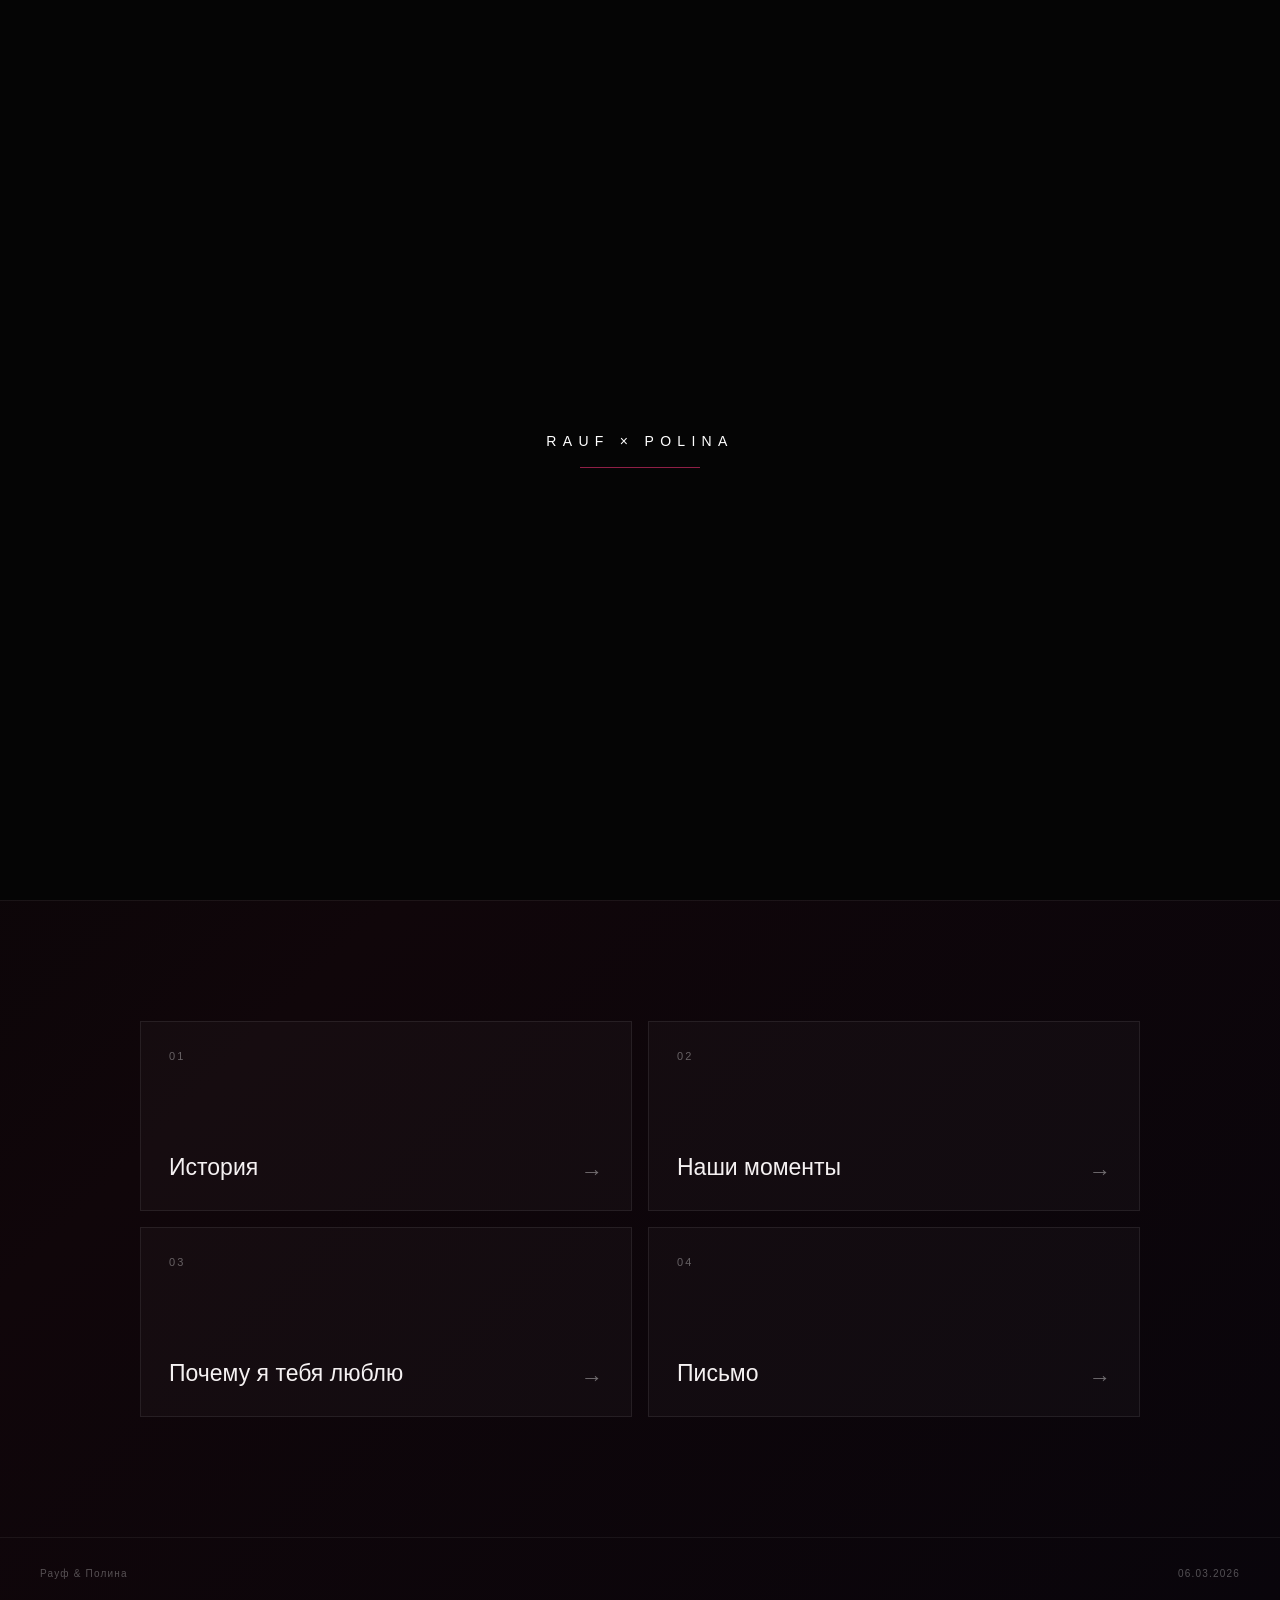
<file: index.html>
<!DOCTYPE html>
<html lang="ru">

<head>

    <meta charset="UTF-8">

    <meta
        name="viewport"
        content="width=device-width, initial-scale=1.0"
    >

    <meta
        name="description"
        content="Рауф & Полина — наша история"
    >

    <title>Рауф & Полина</title>

    <link rel="stylesheet" href="css/style.css">
    <link rel="stylesheet" href="css/animations.css">
    <link rel="stylesheet" href="css/responsive.css">

</head>


<body>

    <!-- =========================================
         PRELOADER
    ========================================== -->

    <div class="preloader" id="preloader">

        <div class="preloader-content">

            <div class="preloader-title">
                RAUF × POLINA
            </div>

            <div class="preloader-line"></div>

        </div>

    </div>


    <!-- =========================================
         INTRO
    ========================================== -->

    <section class="intro" id="intro">

        <div class="intro-content">

            <p class="intro-text" id="introText"></p>

            <button
                class="intro-button"
                id="introButton"
                type="button"
            >
                Продолжить
            </button>

        </div>

    </section>


    <!-- =========================================
         MAIN
    ========================================== -->

    <main class="main-page" id="mainPage">


        <!-- =====================================
             HEADER
        ====================================== -->

        <header class="site-header">

            <div class="header-inner">

                <a
                    href="index.html"
                    class="logo"
                >
                    R × P
                </a>


                <nav class="desktop-nav">

                    <a
                        href="index.html"
                        class="active"
                    >
                        Главная
                    </a>

                    <a href="history.html">
                        История
                    </a>

                    <a href="photos.html">
                        Моменты
                    </a>

                    <a href="reasons.html">
                        Почему я тебя люблю
                    </a>

                    <a href="letter.html">
                        Письмо
                    </a>

                </nav>


                <button
                    class="menu-toggle"
                    type="button"
                    aria-label="Открыть меню"
                    aria-expanded="false"
                >

                    <span></span>
                    <span></span>

                </button>

            </div>

        </header>


        <!-- =====================================
             MOBILE MENU
        ====================================== -->

        <div class="mobile-menu">

            <nav>

                <a
                    href="index.html"
                    class="active"
                >
                    Главная
                </a>

                <a href="history.html">
                    История
                </a>

                <a href="photos.html">
                    Моменты
                </a>

                <a href="reasons.html">
                    Почему я тебя люблю
                </a>

                <a href="letter.html">
                    Письмо
                </a>

            </nav>

        </div>


        <!-- =====================================
             HERO
        ====================================== -->

        <section class="hero">

            <div class="hero-orb hero-orb-one"></div>

            <div class="hero-orb hero-orb-two"></div>

            <div class="hero-orb hero-orb-three"></div>


            <div class="hero-content">

                <div class="hero-date">
                    06.03.2026
                </div>
                <button class="secret-trigger" data-secret="1" type="button">
                    ♥
                </button>


                <h1 class="hero-title">

                    <span>Рауф</span>

                    <span class="hero-symbol">
                        &
                    </span>

                    <span>Полина</span>

                </h1>


                <!-- COUNTER -->

                <div class="relationship-counter">

                    <div class="counter-item">

                        <span
                            class="counter-number"
                            id="counterDays"
                        >
                            0
                        </span>

                        <span class="counter-label">
                            дней
                        </span>

                    </div>


                    <div class="counter-divider">
                        :
                    </div>


                    <div class="counter-item">

                        <span
                            class="counter-number"
                            id="counterHours"
                        >
                            00
                        </span>

                        <span class="counter-label">
                            часов
                        </span>

                    </div>


                    <div class="counter-divider">
                        :
                    </div>


                    <div class="counter-item">

                        <span
                            class="counter-number"
                            id="counterMinutes"
                        >
                            00
                        </span>

                        <span class="counter-label">
                            минут
                        </span>

                    </div>


                    <div class="counter-divider">
                        :
                    </div>


                    <div class="counter-item">

                        <span
                            class="counter-number"
                            id="counterSeconds"
                        >
                            00
                        </span>

                        <span class="counter-label">
                            секунд
                        </span>

                    </div>

                </div>


                <p
                    class="hero-message"
                    id="heroMessage"
                >
                    А сколько всего ещё впереди…
                </p>


                <div class="scroll-indicator">

                    <span></span>

                    <small>
                        Листай вниз
                    </small>

                </div>

            </div>

        </section>


        <!-- =====================================
             NAVIGATION
        ====================================== -->

        <section class="home-navigation">

            <div class="home-navigation-inner">


                <a
                    href="history.html"
                    class="home-nav-card"
                >

                    <span class="home-nav-number">
                        01
                    </span>

                    <span class="home-nav-title">
                        История
                    </span>

                    <span class="home-nav-arrow">
                        →
                    </span>

                </a>


                <a
                    href="photos.html"
                    class="home-nav-card"
                >

                    <span class="home-nav-number">
                        02
                    </span>

                    <span class="home-nav-title">
                        Наши моменты
                    </span>

                    <span class="home-nav-arrow">
                        →
                    </span>

                </a>


                <a
                    href="reasons.html"
                    class="home-nav-card"
                >

                    <span class="home-nav-number">
                        03
                    </span>

                    <span class="home-nav-title">
                        Почему я тебя люблю
                    </span>

                    <span class="home-nav-arrow">
                        →
                    </span>

                </a>


                <a
                    href="letter.html"
                    class="home-nav-card"
                >

                    <span class="home-nav-number">
                        04
                    </span>

                    <span class="home-nav-title">
                        Письмо
                    </span>

                    <span class="home-nav-arrow">
                        →
                    </span>

                </a>

            </div>

        </section>


    </main>


    <!-- =========================================
         FOOTER
    ========================================== -->

    <footer class="site-footer">

        <div class="footer-inner">

            <span>
                Рауф & Полина
            </span>

            <span>
                06.03.2026
            </span>

        </div>

    </footer>


    <!-- =========================================
         JAVASCRIPT
    ========================================== -->

    <script src="js/main.js"></script>
    <script src="js/counter.js"></script>
    <script src="js/animations.js"></script>
    <script src="js/navigation.js"></script>
    <script src="js/secrets.js"></script>

</body>

</html>
</file>
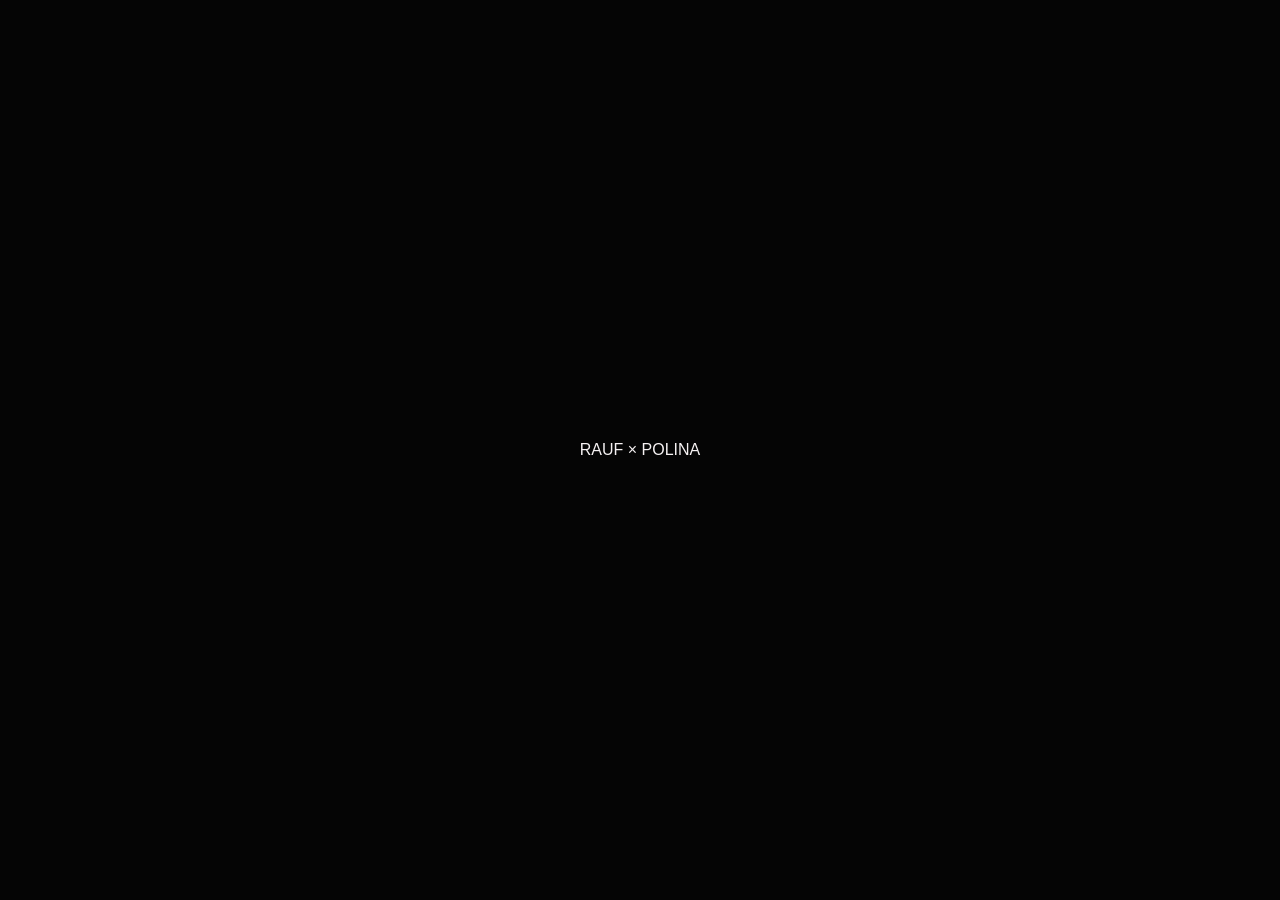
<file: final.html>
<!DOCTYPE html>
<html lang="ru">
<head>
    <meta charset="UTF-8">
    <meta name="viewport" content="width=device-width, initial-scale=1.0">

    <title>Рауф & Полина</title>

    <link rel="stylesheet" href="css/style.css">
    <link rel="stylesheet" href="css/animations.css">
    <link rel="stylesheet" href="css/responsive.css">
    <link rel="stylesheet" href="css/pages/final.css">
</head>

<body>

    <!-- PRELOADER -->
    <div class="preloader">
        <div class="preloader-content">
            <span>RAUF</span>
            <span class="preloader-cross">×</span>
            <span>POLINA</span>
        </div>
    </div>


    <!-- HEADER -->
    <header class="site-header">

        <div class="header-inner">

            <a href="index.html" class="logo">R × P</a>

            <nav class="desktop-nav">
                <a href="index.html">Главная</a>
                <a href="history.html">История</a>
                <a href="photos.html">Моменты</a>
                <a href="reasons.html">Почему я тебя люблю</a>
                <a href="letter.html">Письмо</a>
            </nav>

            <button
                class="menu-toggle"
                type="button"
                aria-label="Открыть меню"
                aria-expanded="false"
            >
                <span></span>
                <span></span>
            </button>

        </div>

    </header>


    <!-- MOBILE MENU -->
    <div class="mobile-menu">

        <nav>
            <a href="index.html">Главная</a>
            <a href="history.html">История</a>
            <a href="photos.html">Моменты</a>
            <a href="reasons.html">Почему я тебя люблю</a>
            <a href="letter.html">Письмо</a>
        </nav>

    </div>


    <main class="final-page">

        <section class="final-scene">

            <!-- BACKGROUND -->
            <div class="final-orb final-orb-one"></div>
            <div class="final-orb final-orb-two"></div>
            <div class="final-vignette"></div>


            <div class="final-content">

                <!-- 1 -->
                <div class="final-step final-date">
                    <span>06.03.2026</span>
                </div>


                <!-- 2 -->
                <div class="final-step final-names">
                    <h1>
                        Рауф <span>&</span> Полина
                    </h1>
                </div>


                <!-- 3 -->
                <div class="final-step final-message">

                    <p>
                        И это только<br>
                        начало нашей истории.
                    </p>

                </div>


                <!-- 4 -->
                <div class="final-step final-heart">
                    ♥
                </div>


                <!-- 5 -->
                <div class="final-step final-continuation">

                    <span>
                        Продолжение следует...
                    </span>

                </div>

            </div>


            <!-- MINIMAL DECORATION -->
            <div class="final-line final-line-top"></div>
            <div class="final-line final-line-bottom"></div>

        </section>

    </main>


    <script src="js/main.js"></script>
    <script src="js/animations.js"></script>
    <script src="js/navigation.js"></script>
    <script src="js/secrets.js"></script>

</body>
</html>
</file>
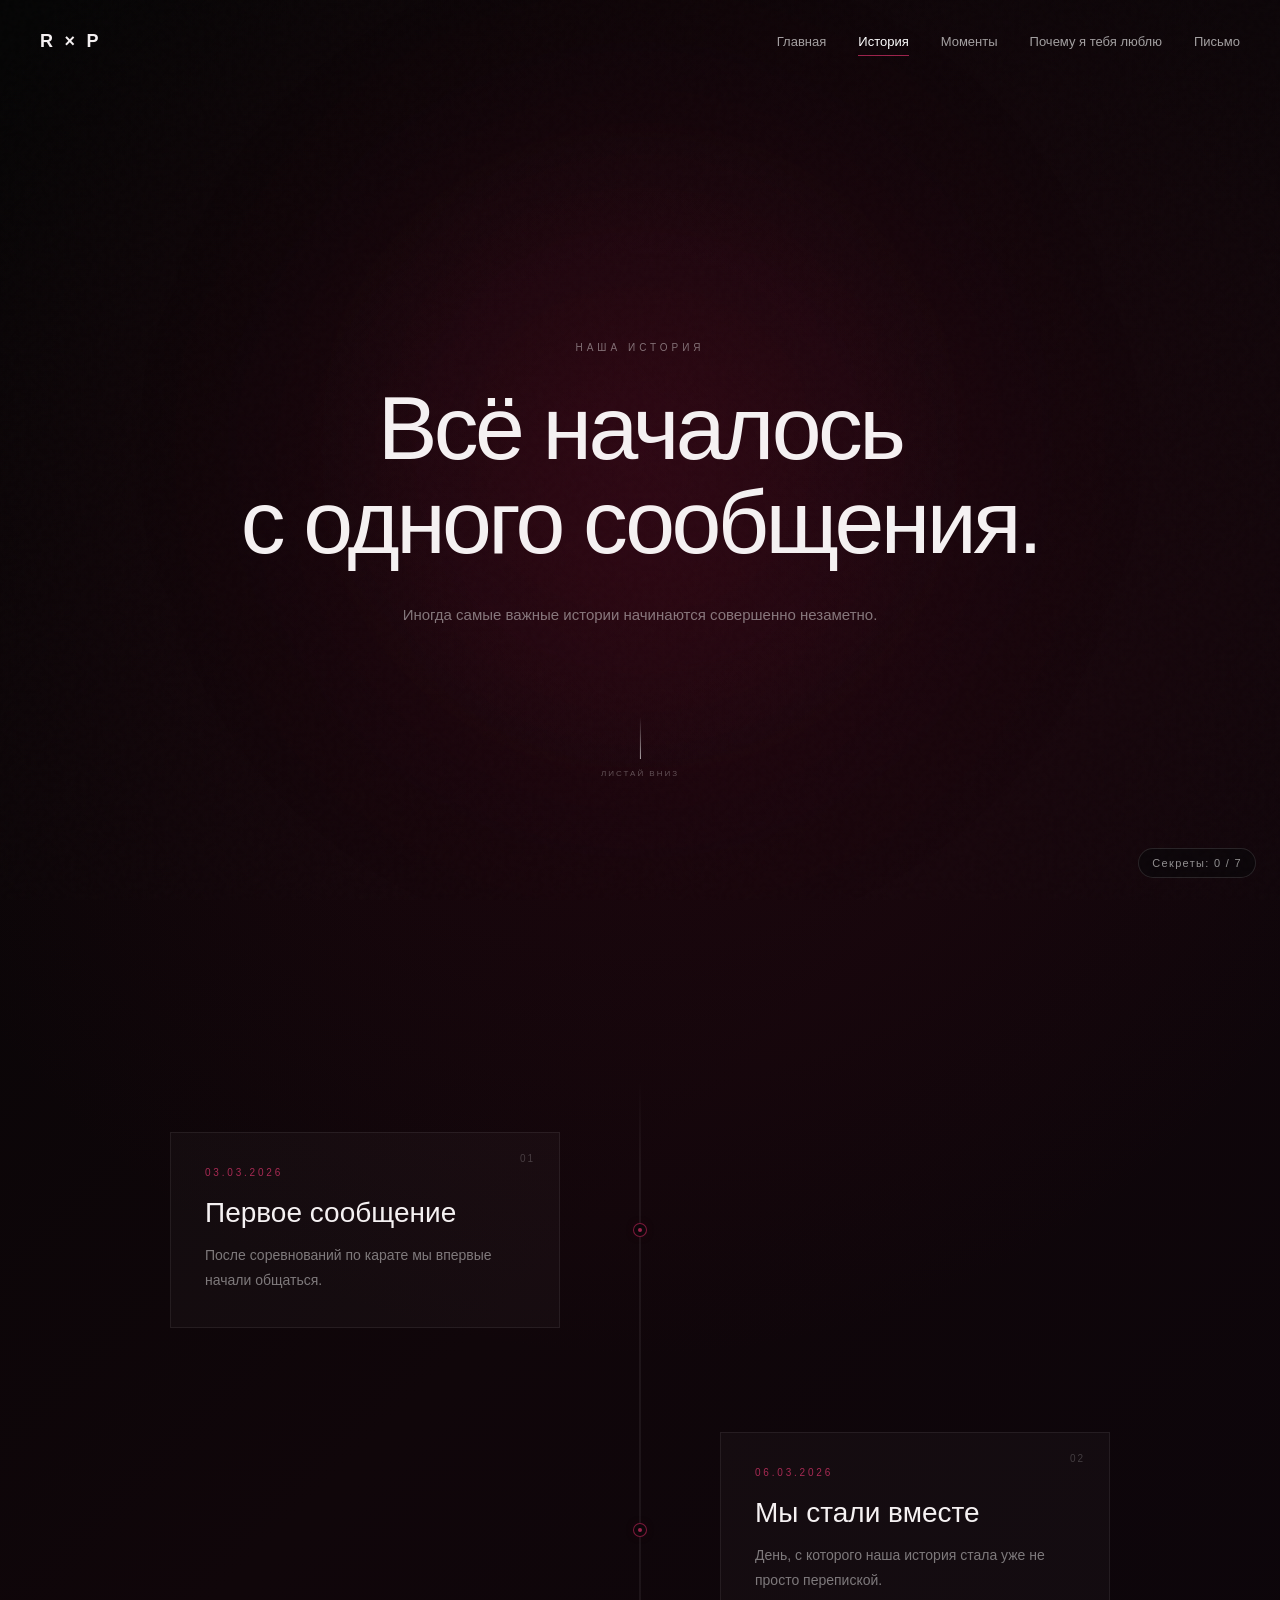
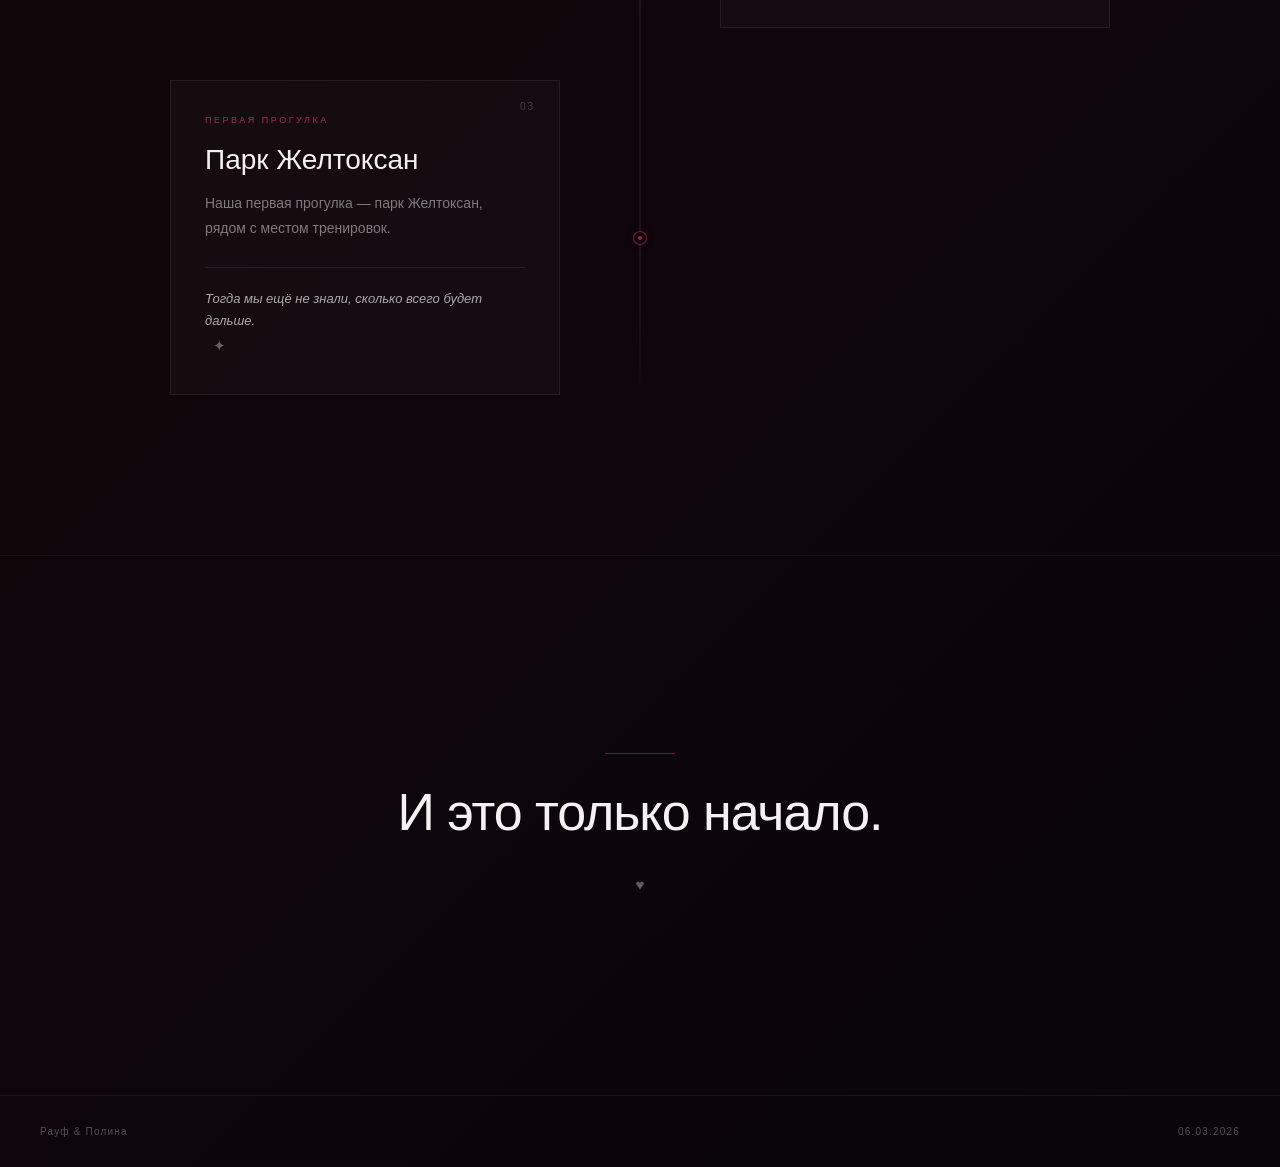
<file: history.html>
<!DOCTYPE html>
<html lang="ru">

<head>

    <meta charset="UTF-8">

    <meta
        name="viewport"
        content="width=device-width, initial-scale=1.0"
    >

    <meta
        name="description"
        content="История Рауфа и Полины"
    >

    <title>История — Рауф & Полина</title>

    <link rel="stylesheet" href="css/style.css">
    <link rel="stylesheet" href="css/animations.css">
    <link rel="stylesheet" href="css/responsive.css">
    <link rel="stylesheet" href="css/pages/history.css">

</head>


<body class="history-page">


    <!-- =========================================
         HEADER
    ========================================== -->

    <header class="site-header">

        <div class="header-inner">

            <a
                href="index.html"
                class="logo"
            >
                R × P
            </a>


            <nav class="desktop-nav">

                <a href="index.html">
                    Главная
                </a>

                <a
                    href="history.html"
                    class="active"
                >
                    История
                </a>

                <a href="photos.html">
                    Моменты
                </a>

                <a href="reasons.html">
                    Почему я тебя люблю
                </a>

                <a href="letter.html">
                    Письмо
                </a>

            </nav>


            <button
                class="menu-toggle"
                type="button"
                aria-label="Открыть меню"
                aria-expanded="false"
            >

                <span></span>
                <span></span>

            </button>

        </div>

    </header>


    <!-- =========================================
         MOBILE MENU
    ========================================== -->

    <div class="mobile-menu">

        <nav>

            <a href="index.html">
                Главная
            </a>

            <a
                href="history.html"
                class="active"
            >
                История
            </a>

            <a href="photos.html">
                Моменты
            </a>

            <a href="reasons.html">
                Почему я тебя люблю
            </a>

            <a href="letter.html">
                Письмо
            </a>

        </nav>

    </div>


    <!-- =========================================
         MAIN
    ========================================== -->

    <main>


        <!-- =====================================
             HISTORY HERO
        ====================================== -->

        <section class="history-hero">

            <div class="history-hero-content">

                <span class="history-label">
                    НАША ИСТОРИЯ
                </span>


                <h1>
                    Всё началось<br>
                    с одного сообщения.
                </h1>


                <p>
                    Иногда самые важные истории
                    начинаются совершенно незаметно.
                </p>


                <div class="history-scroll">

                    <span></span>

                    <small>
                        Листай вниз
                    </small>

                </div>

            </div>

        </section>


        <!-- =====================================
             TIMELINE
        ====================================== -->

        <section class="history-timeline">

            <div class="history-container">


                <div class="timeline-line"></div>


                <!-- =================================
                     EVENT 01
                ================================== -->

                <article
                    class="timeline-item reveal"
                >

                    <div class="timeline-point">
                        <span></span>
                    </div>


                    <div class="timeline-card">

                        <span class="timeline-number">
                            01
                        </span>

                        <span class="timeline-date">
                            03.03.2026
                        </span>


                        <h2>
                            Первое сообщение
                        </h2>


                        <p>
                            После соревнований по карате
                            мы впервые начали общаться.
                        </p>

                    </div>

                </article>


                <!-- =================================
                     EVENT 02
                ================================== -->

                <article
                    class="timeline-item
                    timeline-item-right
                    reveal"
                >

                    <div class="timeline-point">
                        <span></span>
                    </div>


                    <div class="timeline-card">

                        <span class="timeline-number">
                            02
                        </span>

                        <span class="timeline-date">
                            06.03.2026
                        </span>


                        <h2>
                            Мы стали вместе
                        </h2>


                        <p>
                            День, с которого наша история
                            стала уже не просто перепиской.
                        </p>

                    </div>

                </article>


                <!-- =================================
                     EVENT 03
                ================================== -->

                <article
                    class="timeline-item reveal"
                >

                    <div class="timeline-point">
                        <span></span>
                    </div>


                    <div class="timeline-card">

                        <span class="timeline-number">
                            03
                        </span>

                        <span class="timeline-date timeline-date-text">
                            ПЕРВАЯ ПРОГУЛКА
                        </span>


                        <h2>
                            Парк Желтоксан
                        </h2>


                        <p>
                            Наша первая прогулка —
                            парк Желтоксан,
                            рядом с местом тренировок.
                        </p>


                        <blockquote>
                            Тогда мы ещё не знали,
                            сколько всего будет дальше.
                        </blockquote>
                        <button class="secret-trigger" data-secret="2" type="button">
                            ✦
                        </button>

                    </div>

                </article>


            </div>

        </section>


        <!-- =====================================
             END
        ====================================== -->

        <section class="history-ending">

            <div class="history-ending-content reveal">

                <span class="ending-line"></span>

                <p>
                    И это только начало.
                </p>

            <button class="secret-trigger" data-secret="7" type="button">
                ♥
            </button>

            </div>

        </section>


    </main>


    <!-- =========================================
         FOOTER
    ========================================== -->

    <footer class="site-footer">

        <div class="footer-inner">

            <span>
                Рауф & Полина
            </span>

            <span>
                06.03.2026
            </span>

        </div>

    </footer>


    <!-- =========================================
         JAVASCRIPT
    ========================================== -->

    <script src="js/main.js"></script>
    <script src="js/animations.js"></script>
    <script src="js/navigation.js"></script>
    <script src="js/secrets.js"></script>

</body>

</html>
</file>
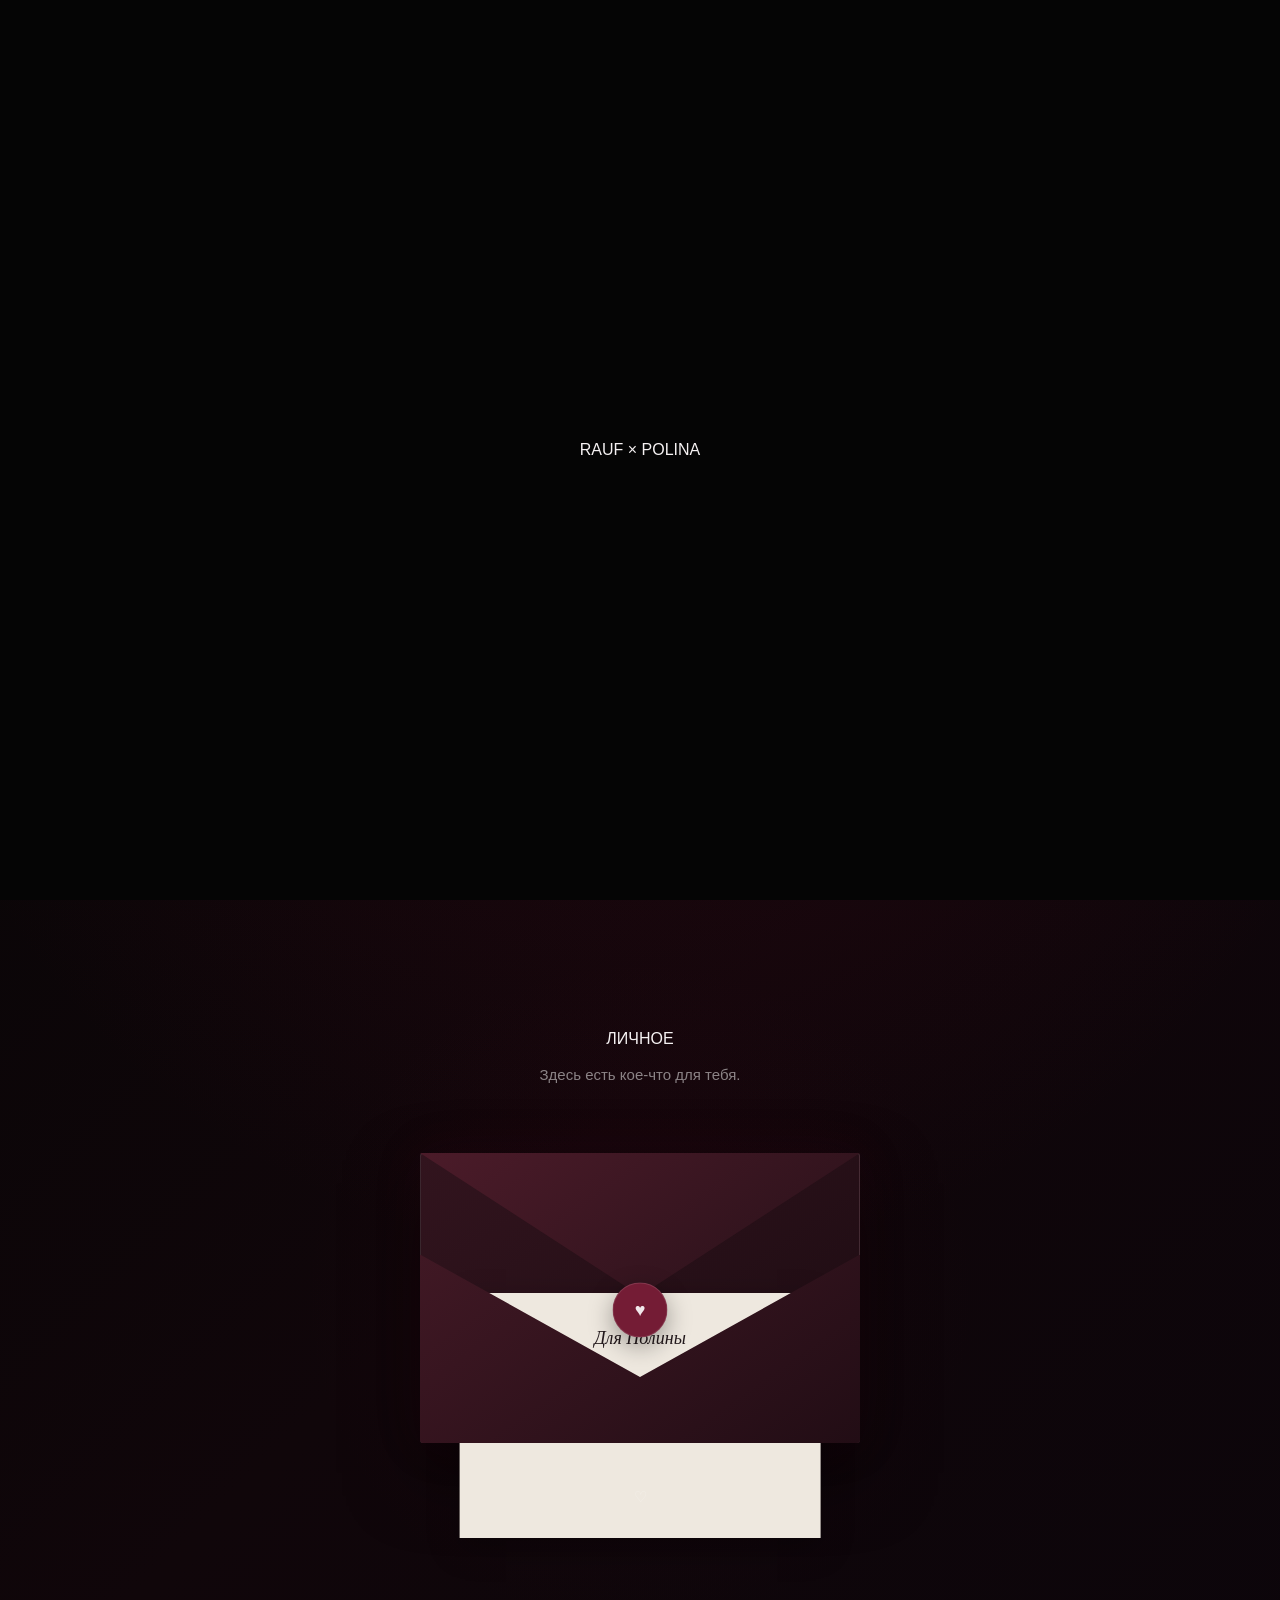
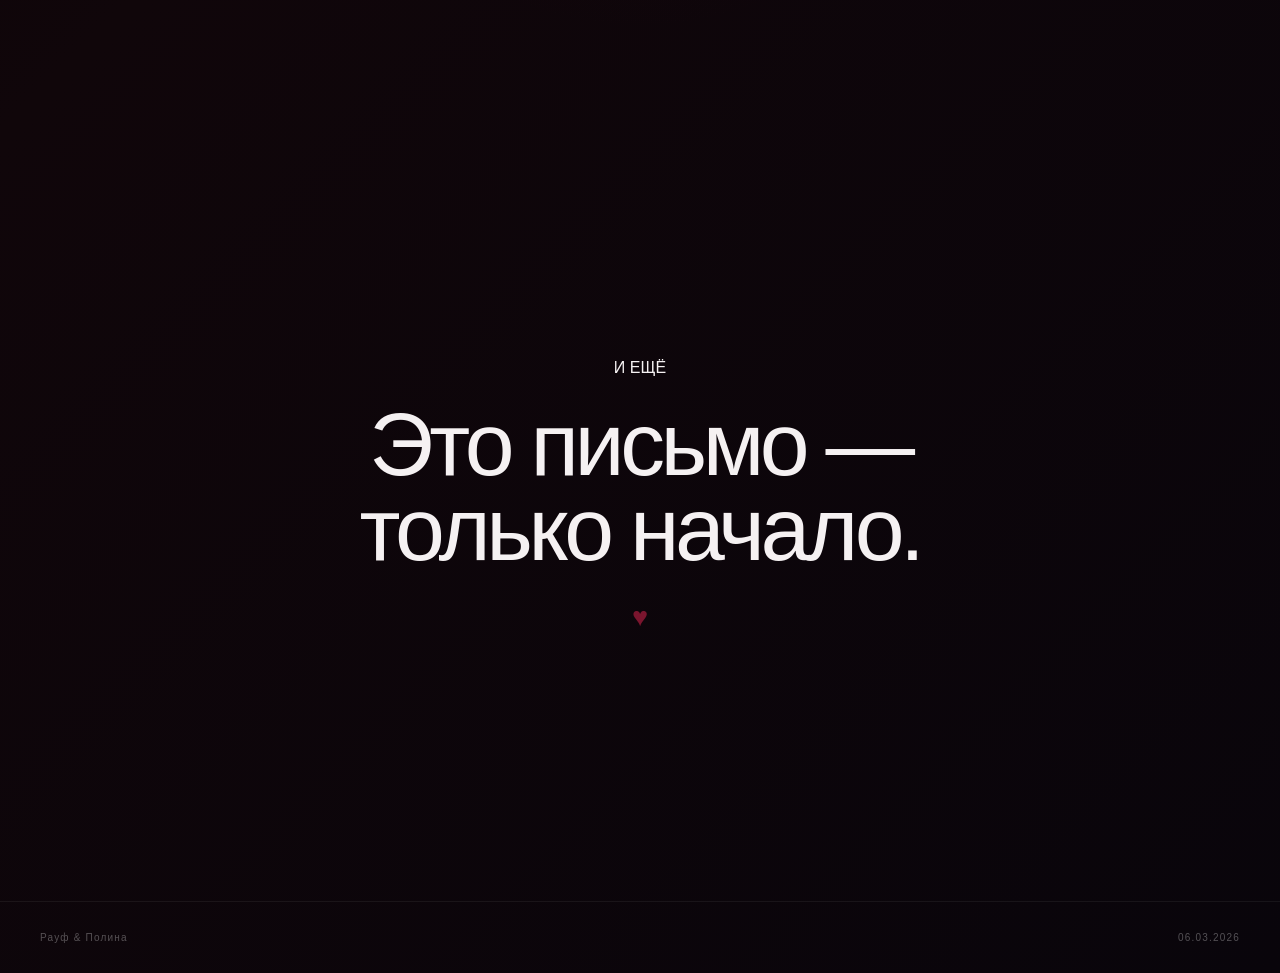
<file: letter.html>
<!DOCTYPE html>
<html lang="ru">
<head>
    <meta charset="UTF-8">
    <meta name="viewport" content="width=device-width, initial-scale=1.0">

    <title>Письмо — Рауф & Полина</title>

    <link rel="stylesheet" href="css/style.css">
    <link rel="stylesheet" href="css/animations.css">
    <link rel="stylesheet" href="css/responsive.css">
    <link rel="stylesheet" href="css/pages/letter.css">
</head>

<body>

    <!-- PRELOADER -->
    <div class="preloader">
        <div class="preloader-content">
            <span>RAUF</span>
            <span class="preloader-cross">×</span>
            <span>POLINA</span>
        </div>
    </div>


    <!-- HEADER -->
    <header class="site-header">

        <div class="header-inner">

            <a href="index.html" class="logo">R × P</a>

            <nav class="desktop-nav">
                <a href="index.html">Главная</a>
                <a href="history.html">История</a>
                <a href="photos.html">Моменты</a>
                <a href="reasons.html">Почему я тебя люблю</a>
                <a href="letter.html" class="active">Письмо</a>
            </nav>

            <button
                class="menu-toggle"
                type="button"
                aria-label="Открыть меню"
                aria-expanded="false"
            >
                <span></span>
                <span></span>
            </button>

        </div>

    </header>


    <!-- MOBILE MENU -->
    <div class="mobile-menu">

        <nav>
            <a href="index.html">Главная</a>
            <a href="history.html">История</a>
            <a href="photos.html">Моменты</a>
            <a href="reasons.html">Почему я тебя люблю</a>
            <a href="letter.html" class="active">Письмо</a>
        </nav>

    </div>


    <main class="letter-page">

        <!-- HERO -->
        <section class="letter-hero">

            <div class="letter-hero-content reveal">

                <span class="section-label">
                    ОТ МЕНЯ ТЕБЕ
                </span>

                <h1>
                    Несколько слов,<br>
                    которые хочется сказать.
                </h1>

                <p>
                    Не в сообщении. Не на ходу.<br>
                    А вот так.
                </p>

            </div>

        </section>


        <!-- ENVELOPE -->
        <section class="letter-section">

            <div class="letter-container">

                <div class="letter-intro reveal">

                    <span class="section-label">
                        ЛИЧНОЕ
                    </span>

                    <p>
                        Здесь есть кое-что для тебя.
                    </p>

                </div>


                <div
                    class="envelope-wrapper reveal"
                    id="envelopeWrapper"
                >

                    <button
                        class="envelope"
                        id="envelope"
                        type="button"
                        aria-label="Открыть письмо"
                    >

                        <div class="envelope-back"></div>

                        <div class="letter-paper-preview">

                            <span>
                                Для Полины
                            </span>

                        </div>

                        <div class="envelope-front"></div>

                        <div class="envelope-flap"></div>

                        <div class="envelope-seal">
                            ♥
                        </div>

                    </button>


                    <p class="envelope-hint">
                        Нажми, чтобы открыть
                    </p>

                    <button class="secret-trigger" data-secret="5" type="button">
                        ♡
                    </button>

                </div>


                <!-- LETTER -->
                <article
                    class="actual-letter"
                    id="actualLetter"
                >

                    <div class="letter-paper">

                        <div class="letter-paper-top">
                            06.03.2026
                        </div>


                        <h2>
                            Полина,
                        </h2>


                        <p>
                            Я долго думал, как написать это письмо.
                            Наверное, потому что некоторые вещи
                            сложно нормально сказать несколькими
                            словами.
                        </p>


                        <p>
                            Если вспомнить всё с самого начала,
                            наша история началась довольно просто.
                            03.03.2026 мы впервые начали общаться
                            после соревнований по карате.
                        </p>


                        <p>
                            А уже 06.03.2026 мы стали вместе.
                            С этого дня появилось наше маленькое
                            «мы», у которого теперь есть своя
                            история.
                        </p>


                        <p>
                            Потом была наша первая прогулка —
                            парк Желтоксан рядом с местом тренировок.
                            Обычная прогулка, которая теперь для
                            меня уже совсем не обычная.
                        </p>


                        <p>
                            Мне нравится, что всё это складывается
                            из простых вещей: разговоров, прогулок,
                            воспоминаний и моментов, которые хочется
                            сохранить.
                        </p>


                        <p>
                            Я не знаю, каким будет наше будущее,
                            но знаю одно — мне хочется узнавать его
                            вместе с тобой.
                        </p>


                        <p>
                            Спасибо тебе за то, что ты появилась
                            в моей жизни.
                        </p>


                        <div class="letter-signature">
                            Рауф
                        </div>


                        <div class="letter-heart">
                            ♥
                        </div>

                    </div>

                </article>

            </div>

        </section>


        <!-- END -->
        <section class="letter-ending">

            <div class="letter-ending-content reveal">

                <span class="section-label">
                    И ЕЩЁ
                </span>

                <h2>
                    Это письмо —<br>
                    только начало.
                </h2>

                <div class="letter-ending-heart">
                    ♥
                </div>

            </div>

        </section>

    </main>


    <!-- FOOTER -->
    <footer class="site-footer">

        <div class="footer-inner">

            <div class="footer-name">
                Рауф & Полина
            </div>

            <div class="footer-date">
                06.03.2026
            </div>

        </div>

    </footer>


    <script src="js/main.js"></script>
    <script src="js/animations.js"></script>
    <script src="js/navigation.js"></script>
    <script src="js/letter.js"></script>
    <script src="js/secrets.js"></script>

</body>
</html>
</file>
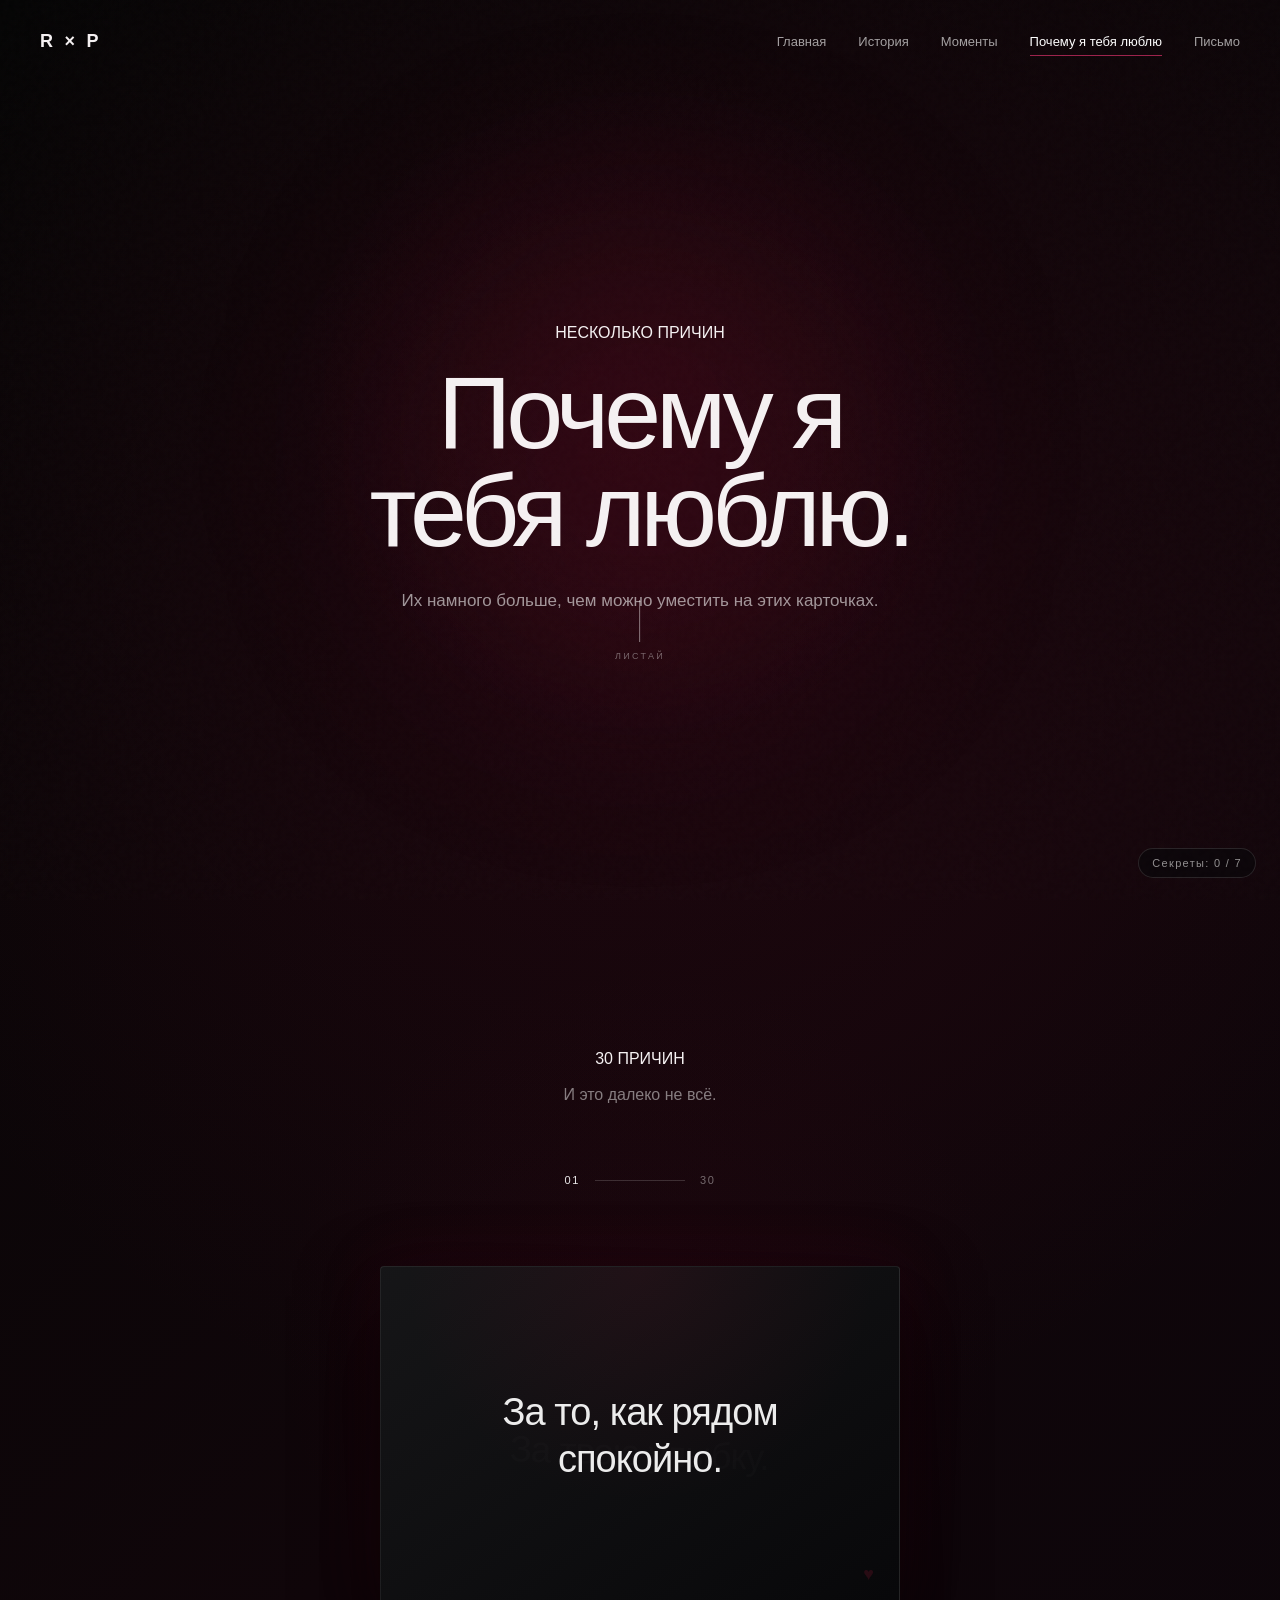
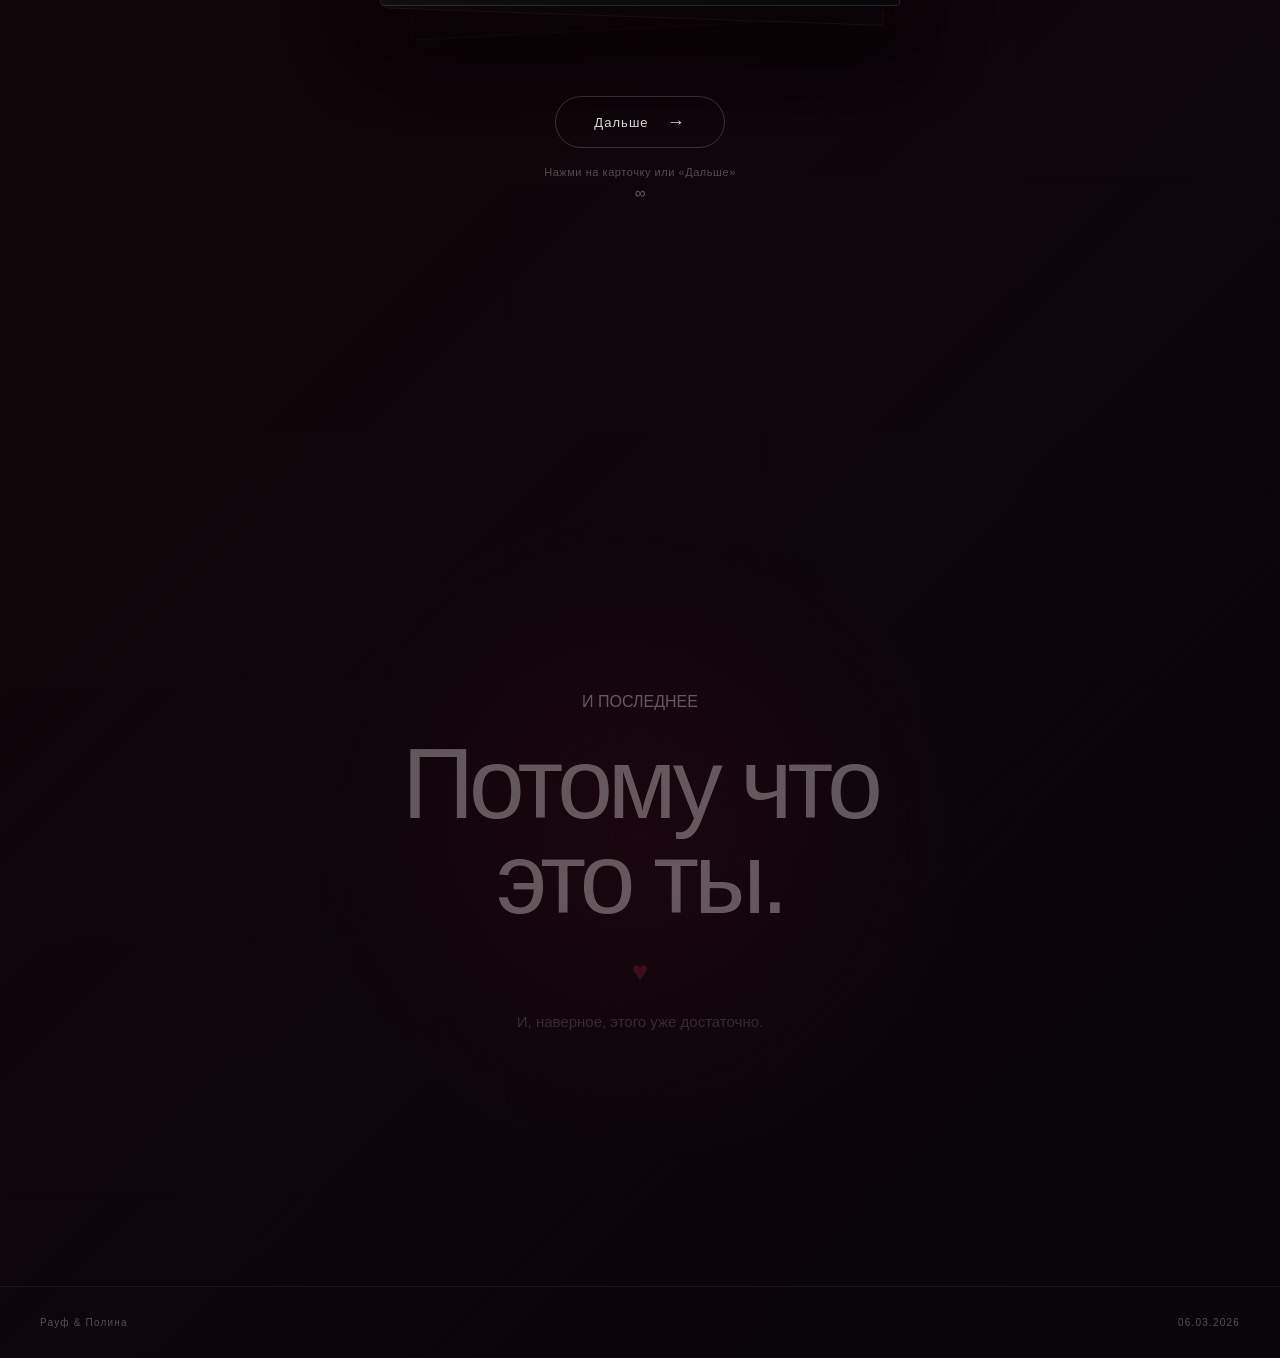
<file: reasons.html>
<!DOCTYPE html>
<html lang="ru">
<head>
    <meta charset="UTF-8">
    <meta name="viewport" content="width=device-width, initial-scale=1.0">

    <title>Почему я тебя люблю — Рауф & Полина</title>

    <link rel="stylesheet" href="css/style.css">
    <link rel="stylesheet" href="css/animations.css">
    <link rel="stylesheet" href="css/responsive.css">
    <link rel="stylesheet" href="css/pages/reasons.css">
</head>

<body>

    <!-- PRELOADER -->
    <div class="preloader">
        <div class="preloader-content">
            <span>RAUF</span>
            <span class="preloader-cross">×</span>
            <span>POLINA</span>
        </div>
    </div>

    <!-- HEADER -->
    <header class="site-header">
        <div class="header-inner">

            <a href="index.html" class="logo">R × P</a>

            <nav class="desktop-nav">
                <a href="index.html">Главная</a>
                <a href="history.html">История</a>
                <a href="photos.html">Моменты</a>
                <a href="reasons.html" class="active">Почему я тебя люблю</a>
                <a href="letter.html">Письмо</a>
            </nav>

            <button
                class="menu-toggle"
                type="button"
                aria-label="Открыть меню"
                aria-expanded="false"
            >
                <span></span>
                <span></span>
            </button>

        </div>
    </header>

    <!-- MOBILE MENU -->
    <div class="mobile-menu">
        <nav>
            <a href="index.html">Главная</a>
            <a href="history.html">История</a>
            <a href="photos.html">Моменты</a>
            <a href="reasons.html" class="active">Почему я тебя люблю</a>
            <a href="letter.html">Письмо</a>
        </nav>
    </div>


    <main class="reasons-page">

        <!-- HERO -->
        <section class="reasons-hero">
            <div class="reasons-hero-glow"></div>

            <div class="reasons-hero-content reveal">

                <span class="section-label">
                    НЕСКОЛЬКО ПРИЧИН
                </span>

                <h1>
                    Почему я<br>
                    тебя люблю.
                </h1>

                <p>
                    Их намного больше, чем можно
                    уместить на этих карточках.
                </p>

                <div class="reasons-scroll">
                    <span></span>
                    <small>ЛИСТАЙ</small>
                </div>

            </div>
        </section>


        <!-- REASONS -->
        <section class="reasons-section">

            <div class="reasons-container">

                <div class="reasons-top reveal">
                    <span class="section-label">
                        30 ПРИЧИН
                    </span>

                    <p class="reasons-intro">
                        И это далеко не всё.
                    </p>
                </div>


                <div class="reasons-deck-wrapper">

                    <div class="reasons-progress">
                        <span id="reasonCurrent">01</span>
                        <span class="progress-line"></span>
                        <span>30</span>
                    </div>


                    <div class="reasons-deck" id="reasonsDeck">

                        <!-- CARDS GENERATED BY JS -->

                    </div>


                    <button
                        class="reason-next"
                        id="reasonNext"
                        type="button"
                    >
                        <span>Дальше</span>
                        <span class="reason-arrow">→</span>
                    </button>

                    <p class="deck-hint">
                        Нажми на карточку или «Дальше»
                    </p>
                    <button class="secret-trigger" data-secret="4" type="button">
                        ∞
                    </button>

                </div>

            </div>

        </section>


        <!-- FINAL -->
        <section class="reasons-final" id="reasonsFinal">

            <div class="reasons-final-content">

                <span class="section-label">
                    И ПОСЛЕДНЕЕ
                </span>

                <h2>
                    Потому что<br>
                    это ты.
                </h2>

                <div class="final-heart">♥</div>

                <p>
                    И, наверное, этого уже достаточно.
                </p>

            </div>

        </section>

    </main>


    <!-- FOOTER -->
    <footer class="site-footer">

        <div class="footer-inner">

            <div class="footer-name">
                Рауф & Полина
            </div>

            <div class="footer-date">
                06.03.2026
            </div>

        </div>

    </footer>


    <script src="js/main.js"></script>
    <script src="js/animations.js"></script>
    <script src="js/navigation.js"></script>
    <script src="js/reasons.js"></script>
    <script src="js/secrets.js"></script>

</body>
</html>
</file>
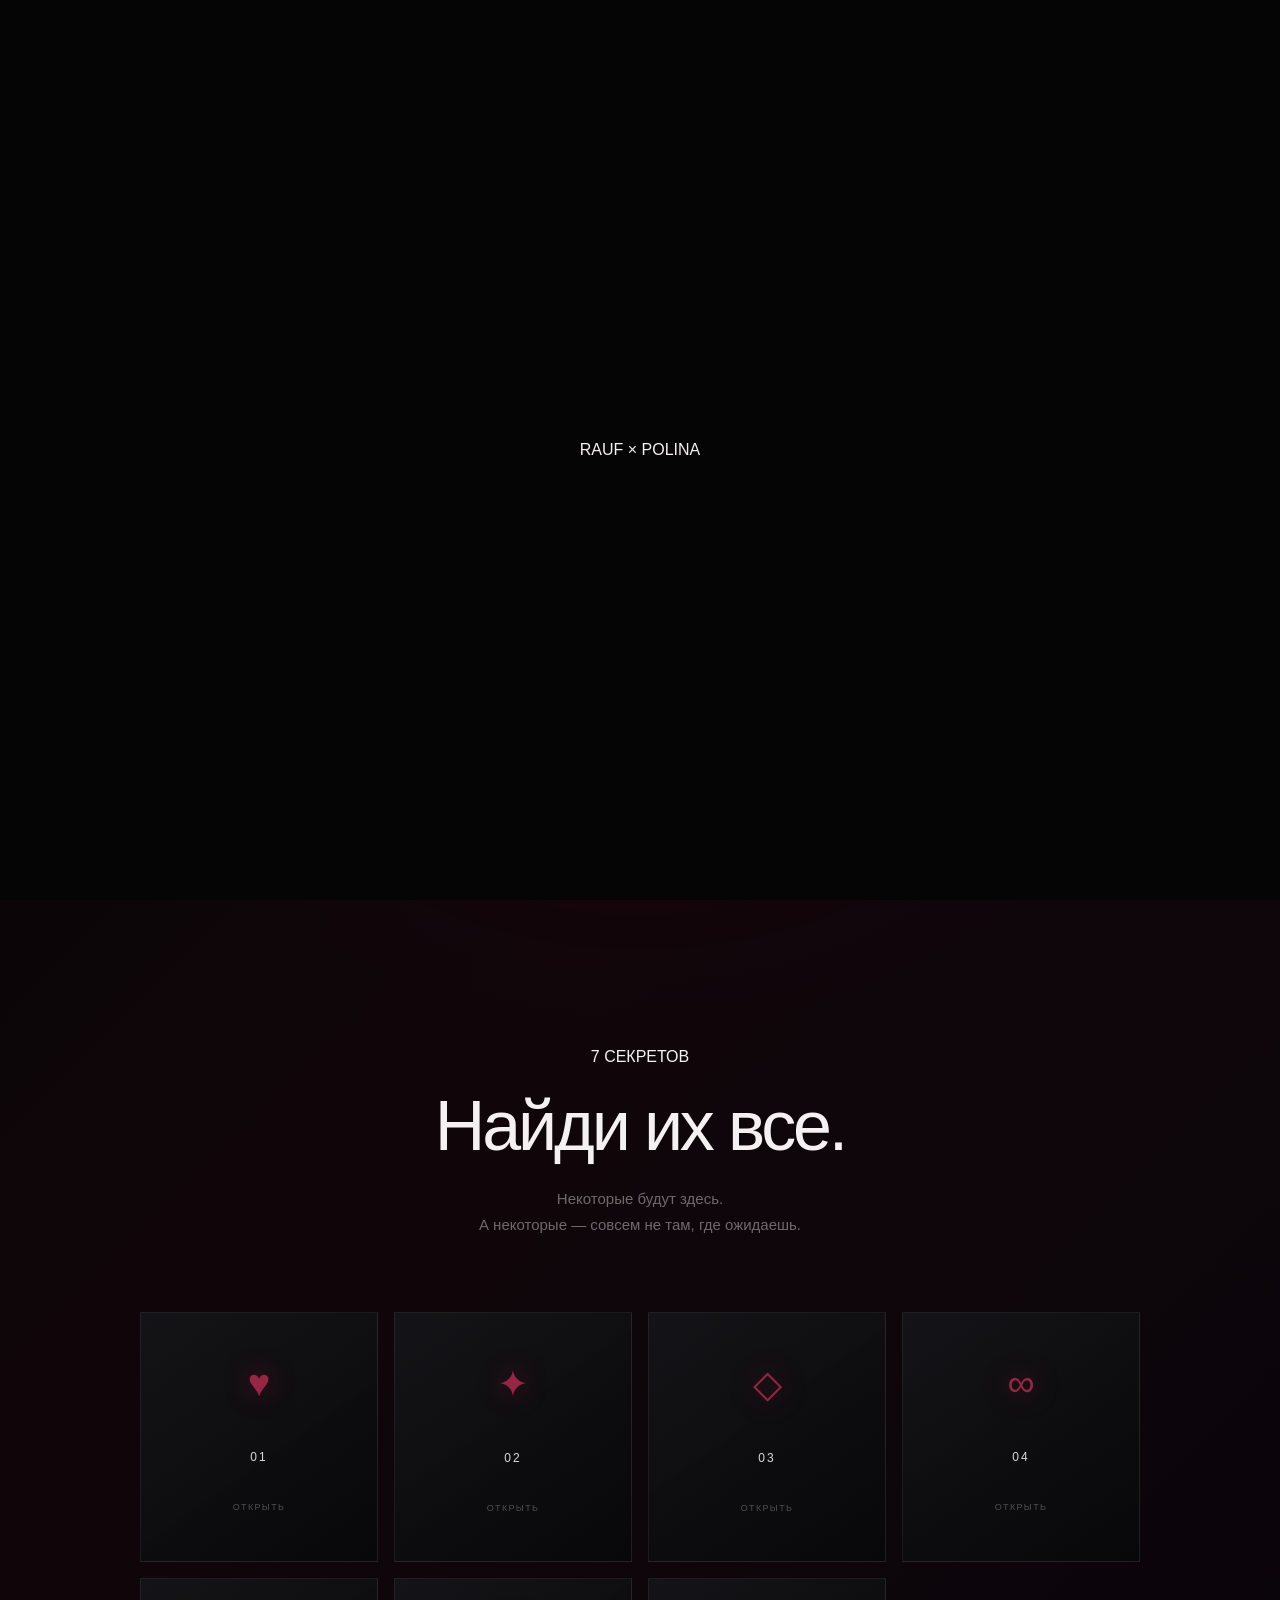
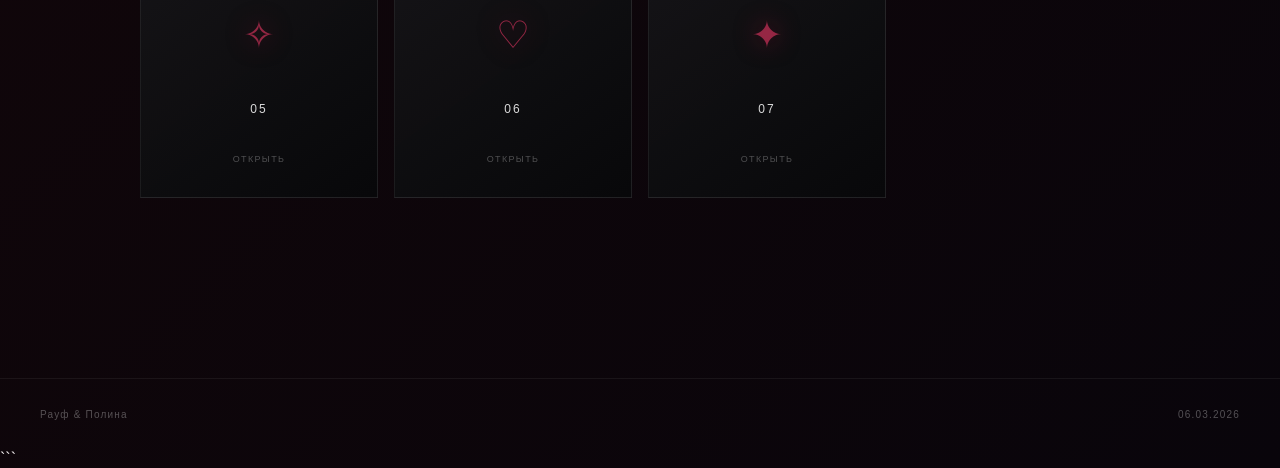
<file: secrets.html>
```html
<!DOCTYPE html>
<html lang="ru">
<head>
    <meta charset="UTF-8">
    <meta name="viewport" content="width=device-width, initial-scale=1.0">

    <title>Секреты — Рауф & Полина</title>

    <link rel="stylesheet" href="css/style.css">
    <link rel="stylesheet" href="css/animations.css">
    <link rel="stylesheet" href="css/responsive.css">
    <link rel="stylesheet" href="css/pages/secrets.css">
</head>

<body>

    <!-- PRELOADER -->
    <div class="preloader">
        <div class="preloader-content">
            <span>RAUF</span>
            <span class="preloader-cross">×</span>
            <span>POLINA</span>
        </div>
    </div>


    <!-- HEADER -->
    <header class="site-header">

        <div class="header-inner">

            <a href="index.html" class="logo">R × P</a>

            <nav class="desktop-nav">
                <a href="index.html">Главная</a>
                <a href="history.html">История</a>
                <a href="photos.html">Моменты</a>
                <a href="reasons.html">Почему я тебя люблю</a>
                <a href="letter.html">Письмо</a>
            </nav>

            <button
                class="menu-toggle"
                type="button"
                aria-label="Открыть меню"
                aria-expanded="false"
            >
                <span></span>
                <span></span>
            </button>

        </div>

    </header>


    <!-- MOBILE MENU -->
    <div class="mobile-menu">

        <nav>
            <a href="index.html">Главная</a>
            <a href="history.html">История</a>
            <a href="photos.html">Моменты</a>
            <a href="reasons.html">Почему я тебя люблю</a>
            <a href="letter.html">Письмо</a>
        </nav>

    </div>


    <main class="secrets-page">

        <!-- HERO -->
        <section class="secrets-hero">

            <div class="secrets-hero-glow"></div>

            <div class="secrets-hero-content reveal">

                <span class="section-label">
                    ЕСЛИ ТЫ ЭТО НАШЛА
                </span>

                <h1>
                    Здесь есть<br>
                    кое-что ещё.
                </h1>

                <p>
                    Семь маленьких секретов.<br>
                    Каждый открывает что-то своё.
                </p>

                <div class="secret-progress-main">
                    Секреты:
                    <span id="secretsFound">0</span>
                    <span>/</span>
                    <span>7</span>
                </div>

            </div>

        </section>


        <!-- SECRET LIST -->
        <section class="secrets-section">

            <div class="secrets-container">

                <div class="secrets-intro reveal">

                    <span class="section-label">
                        7 СЕКРЕТОВ
                    </span>

                    <h2>
                        Найди их все.
                    </h2>

                    <p>
                        Некоторые будут здесь.<br>
                        А некоторые — совсем не там, где ожидаешь.
                    </p>

                </div>


                <div class="secrets-grid">

                    <button
                        class="secret-card reveal"
                        data-secret="1"
                        type="button"
                    >
                        <span class="secret-symbol">♥</span>
                        <span class="secret-number">01</span>
                        <span class="secret-status">Открыть</span>
                    </button>


                    <button
                        class="secret-card reveal"
                        data-secret="2"
                        type="button"
                    >
                        <span class="secret-symbol">✦</span>
                        <span class="secret-number">02</span>
                        <span class="secret-status">Открыть</span>
                    </button>


                    <button
                        class="secret-card reveal"
                        data-secret="3"
                        type="button"
                    >
                        <span class="secret-symbol">◇</span>
                        <span class="secret-number">03</span>
                        <span class="secret-status">Открыть</span>
                    </button>


                    <button
                        class="secret-card reveal"
                        data-secret="4"
                        type="button"
                    >
                        <span class="secret-symbol">∞</span>
                        <span class="secret-number">04</span>
                        <span class="secret-status">Открыть</span>
                    </button>


                    <button
                        class="secret-card reveal"
                        data-secret="5"
                        type="button"
                    >
                        <span class="secret-symbol">✧</span>
                        <span class="secret-number">05</span>
                        <span class="secret-status">Открыть</span>
                    </button>


                    <button
                        class="secret-card reveal"
                        data-secret="6"
                        type="button"
                    >
                        <span class="secret-symbol">♡</span>
                        <span class="secret-number">06</span>
                        <span class="secret-status">Открыть</span>
                    </button>


                    <button
                        class="secret-card reveal"
                        data-secret="7"
                        type="button"
                    >
                        <span class="secret-symbol">✦</span>
                        <span class="secret-number">07</span>
                        <span class="secret-status">Открыть</span>
                    </button>

                </div>

            </div>

        </section>


        <!-- FINAL SECRET SCREEN -->
        <div
            class="secret-overlay"
            id="secretOverlay"
        >

            <div class="secret-overlay-glow"></div>

            <button
                class="secret-close"
                id="secretClose"
                type="button"
                aria-label="Закрыть"
            >
                ×
            </button>


            <div
                class="secret-scene"
                id="secretScene"
            >

                <span
                    class="secret-scene-symbol"
                    id="secretSceneSymbol"
                >
                    ♥
                </span>

                <span
                    class="secret-scene-number"
                    id="secretSceneNumber"
                >
                    СЕКРЕТ 01
                </span>

                <h2 id="secretSceneTitle">
                    Для тебя.
                </h2>

                <p id="secretSceneText">
                    Некоторые вещи хочется просто оставить между нами.
                </p>

            </div>

        </div>


        <!-- ALL FOUND -->
        <section
            class="secrets-complete"
            id="secretsComplete"
        >

            <div class="complete-content">

                <span class="section-label">
                    07 / 07
                </span>

                <div class="complete-symbol">
                    ♥
                </div>

                <h2>
                    Ты нашла<br>
                    всё.
                </h2>

                <p>
                    Но, кажется, самое главное<br>
                    всё это время было не секретом.
                </p>

                <div class="complete-loading">
                    <span></span>
                    <span></span>
                    <span></span>
                </div>

            </div>

        </section>

    </main>


    <!-- FOOTER -->
    <footer class="site-footer">

        <div class="footer-inner">

            <div class="footer-name">
                Рауф & Полина
            </div>

            <div class="footer-date">
                06.03.2026
            </div>

        </div>

    </footer>


    <script src="js/main.js"></script>
    <script src="js/animations.js"></script>
    <script src="js/navigation.js"></script>
    <script src="js/secrets.js"></script>

</body>
</html>
```
</file>
<file: css/style.css>
/* =========================================
   RESET
========================================= */

* {
    margin: 0;
    padding: 0;
    box-sizing: border-box;
}


html {
    scroll-behavior: smooth;
}


body {
    min-height: 100vh;

    background:
        radial-gradient(
            circle at 50% 20%,
            rgba(95, 10, 35, 0.22),
            transparent 35%
        ),
        linear-gradient(
            135deg,
            #050505 0%,
            #10060a 45%,
            #09050b 100%
        );

    color: #f5f1f2;

    font-family:
        Arial,
        Helvetica,
        sans-serif;

    overflow-x: hidden;
}


body.menu-open {
    overflow: hidden;
}


a {
    color: inherit;
    text-decoration: none;
}


button {
    font: inherit;
}


/* =========================================
   HEADER
========================================= */

.site-header {

    position: fixed;

    top: 0;
    left: 0;

    width: 100%;

    z-index: 1000;

    background: transparent;

    border-bottom: 1px solid transparent;

    transition:
        background 0.5s ease,
        border-color 0.5s ease,
        backdrop-filter 0.5s ease;
}


.site-header.scrolled {

    background: rgba(5, 5, 5, 0.82);

    border-bottom-color:
        rgba(255, 255, 255, 0.08);

    backdrop-filter: blur(14px);
}


.header-inner {

    width: min(1200px, calc(100% - 48px));

    height: 82px;

    margin: 0 auto;

    display: flex;

    align-items: center;

    justify-content: space-between;
}


.logo {

    font-size: 18px;

    font-weight: 600;

    letter-spacing: 0.18em;

    white-space: nowrap;
}


.desktop-nav {

    display: flex;

    align-items: center;

    gap: 32px;
}


.desktop-nav a {

    position: relative;

    font-size: 13px;

    color: rgba(255, 255, 255, 0.62);

    transition:
        color 0.3s ease;
}


.desktop-nav a::after {

    content: "";

    position: absolute;

    left: 0;
    bottom: -7px;

    width: 0;
    height: 1px;

    background: #9d234c;

    transition:
        width 0.3s ease;
}


.desktop-nav a:hover,
.desktop-nav a.active {

    color: #ffffff;
}


.desktop-nav a:hover::after,
.desktop-nav a.active::after {

    width: 100%;
}


/* =========================================
   MOBILE MENU BUTTON
========================================= */

.menu-toggle {

    display: none;

    width: 42px;
    height: 42px;

    border: 1px solid
        rgba(255, 255, 255, 0.18);

    border-radius: 50%;

    background: transparent;

    cursor: pointer;

    align-items: center;
    justify-content: center;

    flex-direction: column;

    gap: 6px;
}


.menu-toggle span {

    width: 17px;
    height: 1px;

    background: #ffffff;

    transition:
        transform 0.3s ease,
        opacity 0.3s ease;
}


.menu-toggle.active span:first-child {

    transform:
        translateY(3.5px)
        rotate(45deg);
}


.menu-toggle.active span:last-child {

    transform:
        translateY(-3.5px)
        rotate(-45deg);
}


/* =========================================
   MOBILE MENU
========================================= */

.mobile-menu {

    display: none;
}


/* =========================================
   HERO
========================================= */

.hero {

    position: relative;

    min-height: 100vh;

    display: flex;

    align-items: center;

    justify-content: center;

    overflow: hidden;
}


.hero::before {

    content: "";

    position: absolute;

    inset: 0;

    background:
        radial-gradient(
            circle at 50% 50%,
            rgba(111, 14, 46, 0.18),
            transparent 40%
        );

    pointer-events: none;
}


.hero-content {

    position: relative;

    z-index: 2;

    width: 100%;

    padding: 120px 24px 80px;

    text-align: center;
}


.hero-date {

    margin-bottom: 24px;

    font-size: 12px;

    letter-spacing: 0.35em;

    color:
        rgba(255, 255, 255, 0.5);
}


.hero-title {

    display: flex;

    align-items: center;

    justify-content: center;

    gap: 18px;

    font-size: clamp(48px, 8vw, 108px);

    font-weight: 300;

    line-height: 1;

    letter-spacing: -0.04em;
}


.hero-symbol {

    color: #8f1f46;

    font-weight: 200;
}


/* =========================================
   HERO ORBS
========================================= */

.hero-orb {

    position: absolute;

    border-radius: 50%;

    filter: blur(80px);

    pointer-events: none;

    opacity: 0.3;
}


.hero-orb-one {

    width: 300px;
    height: 300px;

    top: 10%;
    left: 5%;

    background:
        rgba(116, 17, 50, 0.35);
}


.hero-orb-two {

    width: 380px;
    height: 380px;

    right: 0;
    bottom: 5%;

    background:
        rgba(61, 20, 75, 0.3);
}


.hero-orb-three {

    width: 180px;
    height: 180px;

    top: 45%;
    right: 30%;

    background:
        rgba(160, 25, 65, 0.18);
}


/* =========================================
   COUNTER
========================================= */

.relationship-counter {

    margin: 54px auto 0;

    display: flex;

    align-items: center;

    justify-content: center;

    gap: 18px;
}


.counter-item {

    display: flex;

    flex-direction: column;

    align-items: center;

    min-width: 58px;
}


.counter-number {

    font-size: 25px;

    font-weight: 300;

    letter-spacing: 0.04em;
}


.counter-label {

    margin-top: 6px;

    font-size: 9px;

    text-transform: uppercase;

    letter-spacing: 0.2em;

    color:
        rgba(255, 255, 255, 0.4);
}


.counter-divider {

    color:
        rgba(255, 255, 255, 0.2);

    font-size: 18px;
}


/* =========================================
   HERO MESSAGE
========================================= */

.hero-message {

    margin-top: 34px;

    font-size: 14px;

    font-style: italic;

    color:
        rgba(255, 255, 255, 0.45);

    opacity: 0;

    transform: translateY(10px);

    transition:
        opacity 1s ease,
        transform 1s ease;
}


.hero-message.visible {

    opacity: 1;

    transform: translateY(0);
}


/* =========================================
   SCROLL INDICATOR
========================================= */

.scroll-indicator {

    position: absolute;

    left: 50%;

    bottom: 34px;

    transform: translateX(-50%);

    display: flex;

    flex-direction: column;

    align-items: center;

    gap: 10px;
}


.scroll-indicator span {

    width: 1px;
    height: 38px;

    background:
        linear-gradient(
            to bottom,
            transparent,
            rgba(255,255,255,0.7)
        );
}


.scroll-indicator small {

    font-size: 9px;

    letter-spacing: 0.22em;

    text-transform: uppercase;

    color:
        rgba(255,255,255,0.35);
}


/* =========================================
   HOME NAVIGATION
========================================= */

.home-navigation {

    padding: 120px 24px;

    border-top: 1px solid
        rgba(255, 255, 255, 0.06);
}


.home-navigation-inner {

    width: min(1000px, 100%);

    margin: 0 auto;

    display: grid;

    grid-template-columns:
        repeat(2, 1fr);

    gap: 16px;
}


.home-nav-card {

    position: relative;

    min-height: 190px;

    padding: 28px;

    display: flex;

    flex-direction: column;

    justify-content: space-between;

    background:
        rgba(255,255,255,0.025);

    border:
        1px solid rgba(255,255,255,0.08);

    overflow: hidden;

    transition:
        transform 0.4s ease,
        border-color 0.4s ease,
        background 0.4s ease;
}


.home-nav-card::before {

    content: "";

    position: absolute;

    inset: 0;

    background:
        radial-gradient(
            circle at 0% 100%,
            rgba(130, 20, 55, 0.2),
            transparent 50%
        );

    opacity: 0;

    transition:
        opacity 0.4s ease;
}


.home-nav-card:hover {

    transform: translateY(-5px);

    border-color:
        rgba(145, 30, 70, 0.5);

    background:
        rgba(255,255,255,0.04);
}


.home-nav-card:hover::before {

    opacity: 1;
}


.home-nav-number {

    position: relative;

    font-size: 11px;

    letter-spacing: 0.2em;

    color:
        rgba(255,255,255,0.35);
}


.home-nav-title {

    position: relative;

    max-width: 260px;

    font-size: 23px;

    font-weight: 300;

    line-height: 1.25;
}


.home-nav-arrow {

    position: absolute;

    right: 28px;
    bottom: 25px;

    font-size: 22px;

    color:
        rgba(255,255,255,0.4);

    transition:
        transform 0.3s ease,
        color 0.3s ease;
}


.home-nav-card:hover .home-nav-arrow {

    transform: translateX(6px);

    color: #ffffff;
}


/* =========================================
   FOOTER
========================================= */

.site-footer {

    padding: 30px 24px;

    border-top: 1px solid
        rgba(255,255,255,0.06);
}


.footer-inner {

    width: min(1200px, 100%);

    margin: 0 auto;

    display: flex;

    align-items: center;

    justify-content: space-between;

    font-size: 10px;

    letter-spacing: 0.12em;

    color:
        rgba(255,255,255,0.3);
}


/* =========================================
   SECRET SYSTEM
========================================= */

.secret-counter {
    position: fixed;
    right: 24px;
    bottom: 22px;

    z-index: 5000;

    padding: 8px 13px;

    border: 1px solid rgba(255, 255, 255, 0.12);
    border-radius: 999px;

    background: rgba(10, 7, 10, 0.72);

    color: rgba(255, 255, 255, 0.55);

    font-size: 11px;
    letter-spacing: 0.12em;

    backdrop-filter: blur(12px);

    pointer-events: none;
}


/* -----------------------------------------
   SECRET SYMBOL
----------------------------------------- */

[data-secret] {
    cursor: pointer;
}

.secret-trigger {
    position: relative;

    display: inline-flex;
    align-items: center;
    justify-content: center;

    width: 28px;
    height: 28px;

    border: 0;
    background: transparent;

    color: rgba(255, 255, 255, 0.35);

    font-size: 15px;

    cursor: pointer;

    transition:
        color 0.4s ease,
        transform 0.4s ease,
        text-shadow 0.4s ease;
}

.secret-trigger:hover {
    color: rgba(255, 190, 200, 0.95);

    transform: scale(1.25);

    text-shadow:
        0 0 8px rgba(150, 20, 50, 0.8),
        0 0 20px rgba(150, 20, 50, 0.4);
}

.secret-trigger.secret-found {
    opacity: 0.15;
    pointer-events: none;
}


/* -----------------------------------------
   FLOATING SECRET
----------------------------------------- */

.floating-secret {
    position: fixed;

    right: 50%;
    bottom: 100px;

    transform: translateX(50%);

    width: 36px;
    height: 36px;

    border: 1px solid rgba(255, 255, 255, 0.12);
    border-radius: 50%;

    background: rgba(20, 8, 15, 0.75);

    color: rgba(255, 255, 255, 0.45);

    font-size: 16px;

    cursor: pointer;

    z-index: 3000;

    animation: secretPulse 3s ease-in-out infinite;

    backdrop-filter: blur(10px);
}

.floating-secret:hover {
    color: white;

    border-color: rgba(180, 40, 70, 0.5);

    box-shadow:
        0 0 20px rgba(140, 20, 50, 0.35);
}

@keyframes secretPulse {

    0%,
    100% {
        opacity: 0.35;
        transform: translateX(50%) scale(1);
    }

    50% {
        opacity: 0.8;
        transform: translateX(50%) scale(1.08);
    }
}


/* -----------------------------------------
   FULLSCREEN SECRET
----------------------------------------- */

.secret-overlay {
    position: fixed;

    inset: 0;

    z-index: 10000;

    display: flex;
    align-items: center;
    justify-content: center;

    padding: 30px;

    background:
        radial-gradient(
            circle at center,
            rgba(80, 15, 35, 0.25),
            rgba(3, 2, 5, 0.97) 65%
        );

    opacity: 0;

    transition: opacity 0.7s ease;
}

.secret-overlay.visible {
    opacity: 1;
}

.secret-scene {
    max-width: 620px;

    text-align: center;

    transform: translateY(25px) scale(0.97);

    transition:
        transform 0.8s ease;
}

.secret-overlay.visible .secret-scene {
    transform: translateY(0) scale(1);
}

.secret-symbol {
    margin-bottom: 25px;

    color: rgba(255, 190, 200, 0.9);

    font-size: 54px;

    text-shadow:
        0 0 25px rgba(150, 20, 50, 0.6);
}

.secret-number {
    margin-bottom: 18px;

    color: rgba(255, 255, 255, 0.35);

    font-size: 10px;

    letter-spacing: 0.3em;
}

.secret-scene h2 {
    margin-bottom: 20px;

    color: #fff;

    font-size: clamp(30px, 5vw, 48px);

    font-weight: 400;
}

.secret-scene p {
    margin: 0 auto;

    max-width: 500px;

    color: rgba(255, 255, 255, 0.65);

    font-size: 16px;

    line-height: 1.8;
}

.secret-progress {
    margin-top: 35px;

    color: rgba(255, 255, 255, 0.25);

    font-size: 11px;

    letter-spacing: 0.2em;
}

.secret-close {
    position: absolute;

    top: 25px;
    right: 30px;

    width: 42px;
    height: 42px;

    border: 1px solid rgba(255, 255, 255, 0.12);
    border-radius: 50%;

    background: transparent;

    color: rgba(255, 255, 255, 0.6);

    font-size: 25px;

    cursor: pointer;

    transition: 0.3s ease;
}

.secret-close:hover {
    color: white;

    border-color: rgba(255, 255, 255, 0.35);
}


/* -----------------------------------------
   COMPLETION
----------------------------------------- */

.secrets-complete {
    position: fixed;

    inset: 0;

    z-index: 11000;

    display: flex;
    align-items: center;
    justify-content: center;

    background: #050306;

    opacity: 0;

    transition: opacity 1.5s ease;
}

.secrets-complete.visible {
    opacity: 1;
}

.complete-content {
    text-align: center;

    transform: translateY(20px);

    animation: completeReveal 2s ease forwards;
}

@keyframes completeReveal {
    to {
        transform: translateY(0);
    }
}

.complete-number {
    margin-bottom: 30px;

    color: rgba(255, 255, 255, 0.25);

    font-size: 11px;

    letter-spacing: 0.3em;
}

.complete-heart {
    margin-bottom: 25px;

    color: rgba(255, 180, 190, 0.9);

    font-size: 50px;

    animation: heartGlow 2.5s ease-in-out infinite;
}

@keyframes heartGlow {

    0%,
    100% {
        opacity: 0.55;
        transform: scale(1);
    }

    50% {
        opacity: 1;
        transform: scale(1.08);
    }
}

.complete-content h2 {
    margin-bottom: 20px;

    color: white;

    font-size: clamp(32px, 6vw, 58px);

    font-weight: 400;
}

.complete-content p {
    max-width: 430px;

    margin: 0 auto 35px;

    color: rgba(255, 255, 255, 0.55);

    line-height: 1.8;
}

.complete-content span {
    color: rgba(255, 255, 255, 0.3);

    font-size: 11px;

    letter-spacing: 0.2em;
}


/* -----------------------------------------
   MOBILE
----------------------------------------- */

@media (max-width: 600px) {

    .secret-counter {
        right: 15px;
        bottom: 15px;

        font-size: 9px;
    }

    .secret-symbol {
        font-size: 42px;
    }

    .secret-scene p {
        font-size: 14px;
    }

    .secret-close {
        top: 18px;
        right: 18px;
    }

}
</file>
<file: css/animations.css>
/* =========================================
   PRELOADER
========================================= */

.preloader {

    position: fixed;

    inset: 0;

    z-index: 9999;

    display: flex;

    align-items: center;

    justify-content: center;

    background: #050505;

    transition:
        opacity 1s ease,
        visibility 1s ease;
}


.preloader.hidden {

    opacity: 0;

    visibility: hidden;

    pointer-events: none;
}


.preloader-content {

    text-align: center;
}


.preloader-title {

    font-size: 14px;

    letter-spacing: 0.45em;

    color: #ffffff;

    opacity: 0;

    animation:
        preloaderTitle 1.4s ease forwards;
}


.preloader-line {

    width: 0;

    height: 1px;

    margin: 18px auto 0;

    background: #8f1f46;

    animation:
        preloaderLine 2s ease forwards;
}


@keyframes preloaderTitle {

    from {
        opacity: 0;
        transform: translateY(10px);
    }

    to {
        opacity: 1;
        transform: translateY(0);
    }
}


@keyframes preloaderLine {

    from {
        width: 0;
    }

    to {
        width: 120px;
    }
}


/* =========================================
   INTRO
========================================= */

.intro {

    position: fixed;

    inset: 0;

    z-index: 9000;

    display: flex;

    align-items: center;

    justify-content: center;

    background:
        radial-gradient(
            circle at center,
            rgba(105, 15, 45, 0.15),
            transparent 40%
        ),
        #050505;

    opacity: 0;

    visibility: hidden;

    transition:
        opacity 1s ease,
        visibility 1s ease;
}


.intro.visible {

    opacity: 1;

    visibility: visible;
}


.intro.hidden {

    opacity: 0;

    visibility: hidden;

    pointer-events: none;
}


.intro-content {

    width: min(650px, calc(100% - 40px));

    text-align: center;
}


.intro-text {

    min-height: 50px;

    font-size: clamp(20px, 3vw, 32px);

    font-weight: 300;

    line-height: 1.5;

    color:
        rgba(255,255,255,0.88);
}


.intro-button {

    margin-top: 38px;

    padding: 13px 28px;

    border: 1px solid
        rgba(255,255,255,0.25);

    background: transparent;

    color: #ffffff;

    font-size: 11px;

    letter-spacing: 0.18em;

    text-transform: uppercase;

    cursor: pointer;

    opacity: 0;

    transform: translateY(10px);

    transition:
        opacity 0.6s ease,
        transform 0.6s ease,
        background 0.3s ease,
        border-color 0.3s ease;
}


.intro-button.visible {

    opacity: 1;

    transform: translateY(0);
}


.intro-button:hover {

    background:
        rgba(126, 23, 57, 0.3);

    border-color:
        rgba(160, 35, 75, 0.7);
}


/* =========================================
   REVEAL
========================================= */

.reveal {

    opacity: 0;

    transform: translateY(25px);

    transition:
        opacity 0.9s ease,
        transform 0.9s ease;
}


.reveal.visible {

    opacity: 1;

    transform: translateY(0);
}


/* =========================================
   ORBS
========================================= */

.hero-orb-one {

    animation:
        orbFloatOne 12s ease-in-out infinite;
}


.hero-orb-two {

    animation:
        orbFloatTwo 15s ease-in-out infinite;
}


.hero-orb-three {

    animation:
        orbFloatThree 10s ease-in-out infinite;
}


@keyframes orbFloatOne {

    0%,
    100% {
        transform: translate(0, 0);
    }

    50% {
        transform: translate(40px, 30px);
    }
}


@keyframes orbFloatTwo {

    0%,
    100% {
        transform: translate(0, 0);
    }

    50% {
        transform: translate(-35px, -25px);
    }
}


@keyframes orbFloatThree {

    0%,
    100% {
        transform: translate(0, 0);
    }

    50% {
        transform: translate(20px, -30px);
    }
}


/* =========================================
   SCROLL
========================================= */

.scroll-indicator span {

    animation:
        scrollPulse 2s ease-in-out infinite;
}


@keyframes scrollPulse {

    0%,
    100% {
        opacity: 0.35;
    }

    50% {
        opacity: 1;
    }
}


/* =========================================
   GRAIN
========================================= */

body::after {

    content: "";

    position: fixed;

    inset: 0;

    z-index: 8000;

    pointer-events: none;

    opacity: 0.035;

    background-image:
        url("data:image/svg+xml,%3Csvg viewBox='0 0 180 180' xmlns='http://www.w3.org/2000/svg'%3E%3Cfilter id='n'%3E%3CfeTurbulence type='fractalNoise' baseFrequency='.9' numOctaves='3' stitchTiles='stitch'/%3E%3C/filter%3E%3Crect width='100%25' height='100%25' filter='url(%23n)' opacity='.5'/%3E%3C/svg%3E");
}
</file>
<file: css/responsive.css>
/* =========================================
   TABLET
========================================= */

@media (max-width: 900px) {

    .header-inner {

        width:
            min(100% - 32px, 700px);

    }


    .desktop-nav {

        display: none;

    }


    .menu-toggle {

        display: flex;

    }


    .mobile-menu {

        position: fixed;

        inset: 0;

        z-index: 999;

        display: flex;

        align-items: center;

        justify-content: center;

        background:
            rgba(5, 5, 5, 0.97);

        opacity: 0;

        visibility: hidden;

        transform: translateY(-10px);

        transition:
            opacity 0.4s ease,
            visibility 0.4s ease,
            transform 0.4s ease;

    }


    .mobile-menu.active {

        opacity: 1;

        visibility: visible;

        transform: translateY(0);

    }


    .mobile-menu nav {

        display: flex;

        flex-direction: column;

        align-items: center;

        gap: 24px;

    }


    .mobile-menu a {

        font-size: 25px;

        font-weight: 300;

        color:
            rgba(255,255,255,0.65);

        transition:
            color 0.3s ease;

    }


    .mobile-menu a:hover,
    .mobile-menu a.active {

        color: #ffffff;

    }


    .home-navigation-inner {

        grid-template-columns:
            1fr;

    }

}


/* =========================================
   MOBILE
========================================= */

@media (max-width: 600px) {

    .header-inner {

        height: 72px;

        width:
            calc(100% - 28px);

    }


    .logo {

        font-size: 16px;

    }


    .hero-content {

        padding:
            100px 18px 80px;

    }


    .hero-date {

        font-size: 10px;

        margin-bottom: 20px;

    }


    .hero-title {

        flex-direction: column;

        gap: 8px;

        font-size:
            clamp(46px, 15vw, 76px);

    }


    .hero-symbol {

        font-size: 0.55em;

    }


    .relationship-counter {

        gap: 7px;

        margin-top: 42px;

    }


    .counter-item {

        min-width: 43px;

    }


    .counter-number {

        font-size: 19px;

    }


    .counter-label {

        font-size: 7px;

        letter-spacing: 0.12em;

    }


    .counter-divider {

        font-size: 13px;

    }


    .hero-message {

        font-size: 12px;

    }


    .home-navigation {

        padding:
            80px 16px;

    }


    .home-nav-card {

        min-height: 160px;

        padding: 22px;

    }


    .home-nav-title {

        font-size: 20px;

    }


    .footer-inner {

        flex-direction: column;

        gap: 10px;

        text-align: center;

    }


    .mobile-menu a {

        font-size: 22px;

    }

}


/* =========================================
   SMALL PHONES
========================================= */

@media (max-width: 380px) {

    .relationship-counter {

        gap: 4px;

    }


    .counter-item {

        min-width: 38px;

    }


    .counter-number {

        font-size: 17px;

    }


    .counter-label {

        font-size: 6px;

    }

}


/* =========================================
   REDUCED MOTION
========================================= */

@media (prefers-reduced-motion: reduce) {

    *,
    *::before,
    *::after {

        animation-duration: 0.01ms !important;

        animation-iteration-count: 1 !important;

        scroll-behavior: auto !important;

        transition-duration: 0.01ms !important;

    }

}
</file>
<file: css/pages/final.css>
/* =========================================
   FINAL PAGE
========================================= */

.final-page {
    min-height: 100vh;
    min-height: 100svh;

    overflow: hidden;
}


/* =========================================
   SCENE
========================================= */

.final-scene {
    position: relative;

    min-height: 100vh;
    min-height: 100svh;

    display: flex;
    align-items: center;
    justify-content: center;

    overflow: hidden;

    background:
        radial-gradient(
            circle at 50% 45%,
            rgba(90, 8, 30, 0.18),
            transparent 38%
        ),
        linear-gradient(
            145deg,
            #030303,
            #0b0307 55%,
            #030303
        );
}


/* =========================================
   BACKGROUND
========================================= */

.final-vignette {
    position: absolute;

    inset: 0;

    z-index: 3;

    pointer-events: none;

    background:
        radial-gradient(
            ellipse at center,
            transparent 30%,
            rgba(0, 0, 0, 0.65) 100%
        );
}


.final-orb {
    position: absolute;

    border-radius: 50%;

    filter: blur(100px);

    pointer-events: none;
}


.final-orb-one {
    width: 420px;
    height: 420px;

    left: -100px;
    top: 10%;

    background: rgba(100, 8, 35, 0.12);

    animation:
        finalOrbOne 14s ease-in-out infinite;
}


.final-orb-two {
    width: 350px;
    height: 350px;

    right: -80px;
    bottom: 5%;

    background: rgba(65, 5, 30, 0.12);

    animation:
        finalOrbTwo 17s ease-in-out infinite;
}


@keyframes finalOrbOne {

    0%,
    100% {
        transform: translate(0, 0);
    }

    50% {
        transform: translate(100px, 80px);
    }

}


@keyframes finalOrbTwo {

    0%,
    100% {
        transform: translate(0, 0);
    }

    50% {
        transform: translate(-100px, -60px);
    }

}


/* =========================================
   CONTENT
========================================= */

.final-content {
    position: relative;

    z-index: 5;

    width: 100%;

    display: flex;
    flex-direction: column;
    align-items: center;

    text-align: center;
}


/* =========================================
   STEPS
========================================= */

.final-step {
    opacity: 0;
}


.final-date {
    animation:
        finalDate 1.5s ease forwards;

    animation-delay: 1.8s;
}


.final-date span {
    color: rgba(255, 255, 255, 0.38);

    font-size: 11px;

    letter-spacing: 0.3em;
}


/* =========================================
   NAMES
========================================= */

.final-names {
    margin-top: 35px;

    animation:
        finalNames 1.8s ease forwards;

    animation-delay: 3.2s;
}


.final-names h1 {
    margin: 0;

    font-size: clamp(65px, 10vw, 145px);

    line-height: 0.9;

    font-weight: 300;

    letter-spacing: -0.065em;
}


.final-names h1 span {
    margin: 0 12px;

    color: rgba(150, 30, 60, 0.75);

    font-weight: 200;
}


/* =========================================
   MESSAGE
========================================= */

.final-message {
    margin-top: 55px;

    animation:
        finalMessage 1.5s ease forwards;

    animation-delay: 5.3s;
}


.final-message p {
    margin: 0;

    color: rgba(255, 255, 255, 0.48);

    font-size: clamp(17px, 2vw, 22px);

    line-height: 1.65;

    font-weight: 300;
}


/* =========================================
   HEART
========================================= */

.final-heart {
    margin-top: 55px;

    color: rgba(175, 35, 70, 0.85);

    font-size: 32px;

    animation:
        finalHeart 1.2s ease forwards,
        finalHeartPulse 3s ease-in-out 7s infinite;

    animation-delay: 6.8s, 8s;
}


@keyframes finalHeartPulse {

    0%,
    100% {
        transform: scale(1);
    }

    50% {
        transform: scale(1.15);
    }

}


/* =========================================
   CONTINUATION
========================================= */

.final-continuation {
    margin-top: 65px;

    animation:
        finalContinuation 2s ease forwards;

    animation-delay: 8.3s;
}


.final-continuation span {
    color: rgba(255, 255, 255, 0.32);

    font-family: Georgia, serif;

    font-size: 17px;

    font-style: italic;

    letter-spacing: 0.04em;
}


/* =========================================
   LINES
========================================= */

.final-line {
    position: absolute;

    z-index: 4;

    width: 1px;

    height: 100px;

    background:
        linear-gradient(
            to bottom,
            transparent,
            rgba(255, 255, 255, 0.16),
            transparent
        );

    opacity: 0.5;
}


.final-line-top {
    left: 50%;

    top: 0;
}


.final-line-bottom {
    left: 50%;

    bottom: 0;
}


/* =========================================
   ANIMATIONS
========================================= */

@keyframes finalDate {

    from {
        opacity: 0;

        transform:
            translateY(20px);
    }

    to {
        opacity: 1;

        transform:
            translateY(0);
    }

}


@keyframes finalNames {

    from {
        opacity: 0;

        transform:
            translateY(30px)
            scale(0.96);
    }

    to {
        opacity: 1;

        transform:
            translateY(0)
            scale(1);
    }

}


@keyframes finalMessage {

    from {
        opacity: 0;

        transform:
            translateY(20px);
    }

    to {
        opacity: 1;

        transform:
            translateY(0);
    }

}


@keyframes finalHeart {

    from {
        opacity: 0;

        transform:
            scale(0.5);
    }

    to {
        opacity: 1;

        transform:
            scale(1);
    }

}


@keyframes finalContinuation {

    from {
        opacity: 0;

        transform:
            translateY(15px);
    }

    to {
        opacity: 1;

        transform:
            translateY(0);
    }

}


/* =========================================
   PHONE
========================================= */

@media (max-width: 600px) {

    .final-scene {
        padding: 30px 20px;
    }


    .final-names {
        margin-top: 28px;
    }


    .final-names h1 {
        font-size: clamp(55px, 16vw, 85px);

        max-width: 100%;
    }


    .final-names h1 span {
        margin: 0 6px;
    }


    .final-message {
        margin-top: 45px;
    }


    .final-message p {
        font-size: 16px;
    }


    .final-heart {
        margin-top: 45px;
    }


    .final-continuation {
        margin-top: 50px;
    }


    .final-continuation span {
        font-size: 15px;
    }


    .final-orb-one {
        width: 260px;
        height: 260px;
    }


    .final-orb-two {
        width: 220px;
        height: 220px;
    }

}


/* =========================================
   SMALL PHONE
========================================= */

@media (max-width: 380px) {

    .final-names h1 {
        font-size: 52px;
    }


    .final-message {
        margin-top: 35px;
    }


    .final-heart {
        margin-top: 35px;
    }

}
</file>
<file: css/pages/history.css>
/* =========================================
   HISTORY HERO
========================================= */

.history-hero {

    position: relative;

    min-height: 100vh;

    display: flex;

    align-items: center;

    justify-content: center;

    text-align: center;

    overflow: hidden;

    background:
        radial-gradient(
            circle at 50% 50%,
            rgba(105, 15, 45, 0.18),
            transparent 42%
        );
}


.history-hero::before {

    content: "";

    position: absolute;

    width: 650px;
    height: 650px;

    border-radius: 50%;

    background:
        rgba(105, 15, 45, 0.08);

    filter: blur(100px);

    pointer-events: none;
}


.history-hero-content {

    position: relative;

    z-index: 2;

    width: min(850px, calc(100% - 40px));

    padding-top: 70px;
}


.history-label {

    display: block;

    margin-bottom: 28px;

    font-size: 10px;

    letter-spacing: 0.4em;

    color:
        rgba(255, 255, 255, 0.42);
}


.history-hero h1 {

    font-size:
        clamp(44px, 7vw, 92px);

    font-weight: 300;

    line-height: 1.05;

    letter-spacing: -0.04em;
}


.history-hero p {

    max-width: 480px;

    margin: 32px auto 0;

    font-size: 15px;

    line-height: 1.8;

    color:
        rgba(255, 255, 255, 0.45);
}


/* =========================================
   HISTORY SCROLL
========================================= */

.history-scroll {

    position: absolute;

    left: 50%;

    bottom: -150px;

    transform: translateX(-50%);

    display: flex;

    flex-direction: column;

    align-items: center;

    gap: 10px;
}


.history-scroll span {

    display: block;

    width: 1px;

    height: 42px;

    background:
        linear-gradient(
            to bottom,
            transparent,
            rgba(255,255,255,0.65)
        );
}


.history-scroll small {

    font-size: 8px;

    letter-spacing: 0.25em;

    text-transform: uppercase;

    color:
        rgba(255,255,255,0.3);
}


/* =========================================
   TIMELINE
========================================= */

.history-timeline {

    position: relative;

    padding: 180px 24px 160px;

    overflow: hidden;
}


.history-container {

    position: relative;

    width: min(1000px, 100%);

    margin: 0 auto;
}


.timeline-line {

    position: absolute;

    top: 0;
    bottom: 0;

    left: 50%;

    width: 1px;

    transform: translateX(-50%);

    background:
        linear-gradient(
            to bottom,
            transparent,
            rgba(255,255,255,0.12) 10%,
            rgba(255,255,255,0.12) 90%,
            transparent
        );
}


/* =========================================
   TIMELINE ITEM
========================================= */

.timeline-item {

    position: relative;

    width: 50%;

    min-height: 300px;

    padding-right: 80px;

    display: flex;

    justify-content: flex-end;

    align-items: center;
}


.timeline-item-right {

    margin-left: 50%;

    padding-right: 0;

    padding-left: 80px;

    justify-content: flex-start;
}


/* =========================================
   POINT
========================================= */

.timeline-point {

    position: absolute;

    top: 50%;

    right: -7px;

    width: 14px;
    height: 14px;

    transform: translateY(-50%);

    display: flex;

    align-items: center;

    justify-content: center;

    border: 1px solid
        rgba(154, 32, 72, 0.8);

    border-radius: 50%;

    background: #080608;

    z-index: 3;
}


.timeline-item-right .timeline-point {

    right: auto;

    left: -7px;
}


.timeline-point span {

    width: 4px;
    height: 4px;

    border-radius: 50%;

    background: #9d234c;

    box-shadow:
        0 0 12px
        rgba(157, 35, 76, 0.8);
}


/* =========================================
   CARD
========================================= */

.timeline-card {

    position: relative;

    width: min(390px, 100%);

    padding: 34px;

    background:
        rgba(255,255,255,0.025);

    border: 1px solid
        rgba(255,255,255,0.07);

    transition:
        transform 0.5s ease,
        border-color 0.5s ease,
        background 0.5s ease;
}


.timeline-card:hover {

    transform: translateY(-5px);

    border-color:
        rgba(157, 35, 76, 0.45);

    background:
        rgba(255,255,255,0.04);
}


.timeline-number {

    position: absolute;

    top: 20px;

    right: 24px;

    font-size: 10px;

    letter-spacing: 0.2em;

    color:
        rgba(255,255,255,0.2);
}


.timeline-date {

    display: block;

    margin-bottom: 18px;

    font-size: 10px;

    letter-spacing: 0.28em;

    color: #a72a53;
}


.timeline-date-text {

    font-size: 9px;
}


.timeline-card h2 {

    margin-bottom: 14px;

    font-size: 28px;

    font-weight: 300;

    line-height: 1.2;
}


.timeline-card p {

    font-size: 14px;

    line-height: 1.8;

    color:
        rgba(255,255,255,0.45);
}


.timeline-card blockquote {

    margin-top: 26px;

    padding-top: 20px;

    border-top: 1px solid
        rgba(255,255,255,0.08);

    font-size: 13px;

    line-height: 1.7;

    font-style: italic;

    color:
        rgba(255,255,255,0.65);
}


/* =========================================
   ENDING
========================================= */

.history-ending {

    min-height: 60vh;

    display: flex;

    align-items: center;

    justify-content: center;

    text-align: center;

    border-top: 1px solid
        rgba(255,255,255,0.05);
}


.history-ending-content {

    display: flex;

    flex-direction: column;

    align-items: center;

    gap: 28px;
}


.ending-line {

    width: 70px;

    height: 1px;

    background:
        rgba(157, 35, 76, 0.7);
}


.history-ending p {

    font-size:
        clamp(28px, 5vw, 52px);

    font-weight: 300;

    letter-spacing: -0.02em;
}


.ending-heart {

    font-size: 18px;

    color: #9d234c;

    text-shadow:
        0 0 20px
        rgba(157,35,76,0.5);
}


/* =========================================
   TABLET
========================================= */

@media (max-width: 800px) {

    .history-hero-content {

        padding-top: 50px;

    }


    .history-scroll {

        bottom: -120px;

    }


    .timeline-item {

        padding-right: 50px;

    }


    .timeline-item-right {

        padding-left: 50px;

    }


    .timeline-card {

        padding: 28px;

    }

}


/* =========================================
   MOBILE
========================================= */

@media (max-width: 600px) {

    .history-hero {

        min-height: 90vh;

    }


    .history-hero-content {

        width:
            calc(100% - 32px);

        padding-top: 40px;

    }


    .history-label {

        margin-bottom: 22px;

        font-size: 8px;

        letter-spacing: 0.3em;

    }


    .history-hero h1 {

        font-size:
            clamp(40px, 12vw, 62px);

        line-height: 1.08;

    }


    .history-hero p {

        margin-top: 24px;

        font-size: 13px;

    }


    .history-scroll {

        bottom: -100px;

    }


    .history-timeline {

        padding:
            100px 20px 100px;

    }


    .history-container {

        padding-left: 28px;

    }


    .timeline-line {

        left: 7px;

        transform: none;

    }


    .timeline-item,
    .timeline-item-right {

        width: 100%;

        min-height: auto;

        margin: 0;

        padding:
            35px 0 35px 35px;

        display: block;

    }


    .timeline-point,
    .timeline-item-right .timeline-point {

        left: 0;

        right: auto;

        top: 52px;

        transform: translateX(-50%);

    }


    .timeline-card {

        width: 100%;

        padding: 25px 22px;

    }


    .timeline-card h2 {

        font-size: 24px;

    }


    .timeline-card p {

        font-size: 13px;

    }


    .history-ending {

        min-height: 45vh;

        padding: 60px 20px;

    }


    .history-ending p {

        font-size: 32px;

    }
}
</file>
<file: css/pages/letter.css>
/* =========================================
   LETTER PAGE
========================================= */

.letter-page {
    overflow: hidden;
}


/* =========================================
   HERO
========================================= */

.letter-hero {
    min-height: 100vh;
    min-height: 100svh;

    display: flex;
    align-items: center;
    justify-content: center;

    text-align: center;

    padding: 120px 24px 80px;

    position: relative;
}


.letter-hero::before {
    content: "";

    position: absolute;
    inset: 0;

    background:
        radial-gradient(
            circle at 50% 45%,
            rgba(100, 10, 35, 0.15),
            transparent 42%
        );
}


.letter-hero-content {
    position: relative;
    z-index: 2;

    max-width: 900px;
}


.letter-hero h1 {
    margin: 24px 0;

    font-size: clamp(48px, 7vw, 96px);
    line-height: 0.98;
    font-weight: 300;

    letter-spacing: -0.05em;
}


.letter-hero p {
    color: rgba(255, 255, 255, 0.5);

    font-size: 16px;
    line-height: 1.7;
}


/* =========================================
   LETTER SECTION
========================================= */

.letter-section {
    padding: 130px 24px 180px;

    background:
        radial-gradient(
            circle at center,
            rgba(100, 10, 35, 0.07),
            transparent 45%
        );
}


.letter-container {
    width: min(100%, 900px);
    margin: 0 auto;
}


.letter-intro {
    text-align: center;

    margin-bottom: 70px;
}


.letter-intro p {
    margin-top: 18px;

    color: rgba(255, 255, 255, 0.5);

    font-size: 15px;
}


/* =========================================
   ENVELOPE
========================================= */

.envelope-wrapper {
    display: flex;
    flex-direction: column;
    align-items: center;
}


.envelope {
    position: relative;

    width: 440px;
    height: 290px;

    border: none;

    padding: 0;

    background: transparent;

    cursor: pointer;

    perspective: 1000px;
}


.envelope-back {
    position: absolute;

    inset: 0;

    background:
        linear-gradient(
            145deg,
            #32141e,
            #1b0b11
        );

    border: 1px solid rgba(255, 255, 255, 0.1);

    border-radius: 3px;

    box-shadow:
        0 30px 70px rgba(0, 0, 0, 0.5),
        0 0 50px rgba(100, 10, 35, 0.12);
}


.envelope-front {
    position: absolute;

    left: 0;
    right: 0;
    bottom: 0;

    height: 65%;

    z-index: 4;

    background:
        linear-gradient(
            145deg,
            #401824,
            #220d15
        );

    clip-path: polygon(
        0 0,
        50% 65%,
        100% 0,
        100% 100%,
        0 100%
    );

    border-radius: 0 0 3px 3px;
}


.envelope-flap {
    position: absolute;

    left: 0;
    top: 0;

    width: 100%;
    height: 60%;

    z-index: 5;

    background:
        linear-gradient(
            145deg,
            #4b1b29,
            #261018
        );

    clip-path: polygon(
        0 0,
        100% 0,
        50% 82%
    );

    transform-origin: top center;

    transition:
        transform 0.9s cubic-bezier(0.22, 1, 0.36, 1);

    backface-visibility: hidden;
}


.letter-paper-preview {
    position: absolute;

    left: 50%;
    bottom: 25px;

    z-index: 2;

    width: 82%;
    height: 245px;

    transform:
        translateX(-50%)
        translateY(120px);

    background: #eee8df;

    color: #23191c;

    display: flex;
    align-items: flex-start;
    justify-content: center;

    padding-top: 35px;

    transition:
        transform 0.9s cubic-bezier(0.22, 1, 0.36, 1);

    box-shadow:
        0 10px 30px rgba(0, 0, 0, 0.25);
}


.letter-paper-preview span {
    font-family: Georgia, serif;

    font-size: 18px;

    font-style: italic;
}


.envelope-seal {
    position: absolute;

    left: 50%;
    top: 54%;

    z-index: 8;

    width: 55px;
    height: 55px;

    transform: translate(-50%, -50%);

    display: flex;
    align-items: center;
    justify-content: center;

    border-radius: 50%;

    background: #741c35;

    border: 1px solid rgba(255, 255, 255, 0.12);

    color: rgba(255, 255, 255, 0.9);

    font-size: 18px;

    box-shadow:
        0 8px 25px rgba(0, 0, 0, 0.35);

    transition:
        opacity 0.4s ease,
        transform 0.7s ease;
}


.envelope:hover {
    transform: translateY(-5px);
}


.envelope:hover .envelope-seal {
    box-shadow:
        0 8px 30px rgba(120, 20, 55, 0.35);
}


.envelope-hint {
    margin-top: 28px;

    color: rgba(255, 255, 255, 0.3);

    font-size: 11px;

    letter-spacing: 0.08em;
}


/* =========================================
   OPEN ENVELOPE
========================================= */

.envelope-wrapper.open .envelope-flap {
    transform: rotateX(180deg);
}


.envelope-wrapper.open .letter-paper-preview {
    transform:
        translateX(-50%)
        translateY(-30px);
}


.envelope-wrapper.open .envelope-seal {
    opacity: 0;

    transform:
        translate(-50%, -50%)
        scale(0.6);
}


.envelope-wrapper.open .envelope-hint {
    opacity: 0;
}


.envelope-wrapper.open .envelope {
    cursor: default;
}


/* =========================================
   ACTUAL LETTER
========================================= */

.actual-letter {
    display: none;

    margin-top: 100px;

    opacity: 0;
    transform: translateY(40px);

    transition:
        opacity 1s ease,
        transform 1s ease;
}


.actual-letter.visible {
    display: block;

    animation: letterAppear 1.2s ease forwards;
}


.letter-paper {
    position: relative;

    width: min(100%, 720px);

    margin: 0 auto;

    padding: 75px 80px 85px;

    background:
        linear-gradient(
            135deg,
            #f1ece4,
            #e5ded4
        );

    color: #2a2022;

    box-shadow:
        0 35px 90px rgba(0, 0, 0, 0.45);

    border-radius: 2px;
}


.letter-paper::before {
    content: "";

    position: absolute;

    inset: 12px;

    border: 1px solid rgba(80, 50, 50, 0.12);

    pointer-events: none;
}


.letter-paper-top {
    margin-bottom: 55px;

    color: rgba(42, 32, 34, 0.45);

    font-size: 11px;

    letter-spacing: 0.15em;
}


.letter-paper h2 {
    margin-bottom: 38px;

    font-family: Georgia, serif;

    font-size: 36px;

    font-weight: 400;
}


.letter-paper p {
    margin-bottom: 25px;

    font-family: Georgia, serif;

    font-size: 18px;

    line-height: 1.85;

    color: rgba(42, 32, 34, 0.82);
}


.letter-signature {
    margin-top: 55px;

    font-family: Georgia, serif;

    font-size: 30px;

    font-style: italic;
}


.letter-heart {
    margin-top: 30px;

    color: #741c35;

    font-size: 20px;
}


@keyframes letterAppear {

    from {
        opacity: 0;
        transform: translateY(40px);
    }

    to {
        opacity: 1;
        transform: translateY(0);
    }

}


/* =========================================
   ENDING
========================================= */

.letter-ending {
    min-height: 90vh;

    display: flex;
    align-items: center;
    justify-content: center;

    padding: 100px 24px;

    text-align: center;
}


.letter-ending-content {
    max-width: 800px;
}


.letter-ending h2 {
    margin: 25px 0 30px;

    font-size: clamp(50px, 7vw, 90px);

    line-height: 0.95;

    font-weight: 300;

    letter-spacing: -0.05em;
}


.letter-ending-heart {
    color: rgba(150, 25, 55, 0.8);

    font-size: 27px;
}


/* =========================================
   TABLET
========================================= */

@media (max-width: 900px) {

    .letter-paper {
        padding: 60px 55px 70px;
    }

}


/* =========================================
   PHONE
========================================= */

@media (max-width: 600px) {

    .letter-hero {
        padding: 110px 20px 70px;
    }


    .letter-hero h1 {
        font-size: clamp(45px, 13vw, 70px);
    }


    .letter-section {
        padding: 90px 16px 130px;
    }


    .envelope {
        width: min(100%, 350px);
        height: 235px;
    }


    .letter-paper-preview {
        height: 195px;
    }


    .letter-paper {
        padding: 50px 30px 60px;
    }


    .letter-paper::before {
        inset: 9px;
    }


    .letter-paper h2 {
        font-size: 30px;

        margin-bottom: 30px;
    }


    .letter-paper p {
        font-size: 16px;

        line-height: 1.75;
    }


    .letter-ending {
        min-height: 75vh;
        padding: 80px 20px;
    }


    .letter-ending h2 {
        font-size: clamp(45px, 13vw, 70px);
    }

}


/* =========================================
   SMALL PHONE
========================================= */

@media (max-width: 380px) {

    .envelope {
        height: 210px;
    }


    .letter-paper-preview {
        height: 175px;
    }


    .letter-paper {
        padding: 45px 24px 55px;
    }

}
</file>
<file: css/pages/reasons.css>
/* =========================================
   REASONS PAGE
========================================= */

.reasons-page {
    position: relative;
    overflow: hidden;
}


/* =========================================
   HERO
========================================= */

.reasons-hero {
    position: relative;
    min-height: 100vh;
    min-height: 100svh;

    display: flex;
    align-items: center;
    justify-content: center;

    text-align: center;

    overflow: hidden;
}


.reasons-hero::before {
    content: "";
    position: absolute;
    inset: 0;

    background:
        radial-gradient(
            circle at 50% 45%,
            rgba(110, 15, 35, 0.18),
            transparent 42%
        );

    pointer-events: none;
}


.reasons-hero-glow {
    position: absolute;

    width: 500px;
    height: 500px;

    border-radius: 50%;

    background: rgba(100, 10, 35, 0.14);

    filter: blur(100px);

    animation: reasonsGlow 9s ease-in-out infinite;
}


.reasons-hero-content {
    position: relative;
    z-index: 2;

    max-width: 850px;
    padding: 120px 24px 80px;
}


.reasons-hero h1 {
    margin: 22px 0 28px;

    font-size: clamp(52px, 8vw, 110px);
    line-height: 0.95;
    font-weight: 400;
    letter-spacing: -0.05em;
}


.reasons-hero p {
    max-width: 500px;
    margin: 0 auto;

    color: rgba(255, 255, 255, 0.58);

    font-size: 17px;
    line-height: 1.7;
}


.reasons-scroll {
    position: absolute;

    left: 50%;
    bottom: 35px;

    transform: translateX(-50%);

    display: flex;
    flex-direction: column;
    align-items: center;
    gap: 9px;
}


.reasons-scroll span {
    width: 1px;
    height: 42px;

    background: rgba(255, 255, 255, 0.45);

    animation: reasonsScroll 2s ease-in-out infinite;
}


.reasons-scroll small {
    font-size: 9px;
    letter-spacing: 0.25em;

    color: rgba(255, 255, 255, 0.38);
}


/* =========================================
   REASONS SECTION
========================================= */

.reasons-section {
    position: relative;

    padding: 150px 24px 180px;

    background:
        radial-gradient(
            circle at 50% 40%,
            rgba(100, 10, 35, 0.08),
            transparent 40%
        );
}


.reasons-container {
    width: min(100%, 1100px);
    margin: 0 auto;
}


.reasons-top {
    text-align: center;
    margin-bottom: 70px;
}


.reasons-intro {
    margin-top: 18px;

    color: rgba(255, 255, 255, 0.48);

    font-size: 16px;
}


/* =========================================
   DECK
========================================= */

.reasons-deck-wrapper {
    position: relative;

    width: min(100%, 620px);

    margin: 0 auto;

    display: flex;
    flex-direction: column;
    align-items: center;
}


.reasons-progress {
    width: 100%;

    display: flex;
    align-items: center;
    justify-content: center;
    gap: 15px;

    margin-bottom: 35px;

    color: rgba(255, 255, 255, 0.4);

    font-size: 11px;
    letter-spacing: 0.15em;
}


#reasonCurrent {
    color: rgba(255, 255, 255, 0.9);
}


.progress-line {
    width: 90px;
    height: 1px;

    background: rgba(255, 255, 255, 0.16);
}


/* =========================================
   CARD DECK
========================================= */

.reasons-deck {
    position: relative;

    width: 100%;
    height: 430px;

    perspective: 1200px;
}


.reason-card {
    position: absolute;

    left: 50%;
    top: 50%;

    width: min(100%, 520px);
    height: 340px;

    transform:
        translate(-50%, -50%)
        rotate(var(--rotation, 0deg))
        translateY(var(--offset, 0px));

    background:
        linear-gradient(
            145deg,
            rgba(22, 22, 24, 0.98),
            rgba(8, 8, 10, 0.98)
        );

    border: 1px solid rgba(255, 255, 255, 0.09);

    border-radius: 4px;

    box-shadow:
        0 25px 70px rgba(0, 0, 0, 0.45),
        0 0 50px rgba(100, 10, 35, 0.10);

    display: flex;
    align-items: center;
    justify-content: center;

    padding: 45px;

    text-align: center;

    cursor: pointer;

    transition:
        transform 0.65s cubic-bezier(0.22, 1, 0.36, 1),
        opacity 0.5s ease,
        filter 0.5s ease;

    user-select: none;

    overflow: hidden;
}


.reason-card::before {
    content: "";

    position: absolute;
    inset: 0;

    background:
        radial-gradient(
            circle at 50% 0%,
            rgba(130, 15, 45, 0.13),
            transparent 55%
        );

    pointer-events: none;
}


.reason-card::after {
    content: "♥";

    position: absolute;

    right: 25px;
    bottom: 20px;

    color: rgba(150, 25, 55, 0.22);

    font-size: 18px;
}


.reason-card span {
    position: relative;
    z-index: 2;

    max-width: 390px;

    color: rgba(255, 255, 255, 0.92);

    font-size: clamp(25px, 4vw, 38px);
    line-height: 1.25;
    font-weight: 300;
    letter-spacing: -0.025em;
}


/* Card positions */

.reason-card.is-current {
    z-index: 5;

    opacity: 1;

    filter: none;

    box-shadow:
        0 30px 80px rgba(0, 0, 0, 0.55),
        0 0 65px rgba(120, 10, 40, 0.16);
}


.reason-card.is-next {
    z-index: 4;

    opacity: 0.65;

    --offset: 18px;
    --rotation: 2deg;

    transform:
        translate(-50%, -50%)
        rotate(2deg)
        translateY(18px)
        scale(0.96);
}


.reason-card.is-third {
    z-index: 3;

    opacity: 0.3;

    transform:
        translate(-50%, -50%)
        rotate(-3deg)
        translateY(36px)
        scale(0.92);
}


.reason-card.is-hidden {
    z-index: 1;

    opacity: 0;

    pointer-events: none;

    transform:
        translate(-50%, -50%)
        translateY(80px)
        scale(0.85);
}


/* =========================================
   NEXT BUTTON
========================================= */

.reason-next {
    margin-top: 45px;

    min-width: 170px;
    height: 52px;

    padding: 0 24px;

    display: inline-flex;
    align-items: center;
    justify-content: center;
    gap: 18px;

    border: 1px solid rgba(255, 255, 255, 0.18);
    border-radius: 999px;

    background: transparent;

    color: rgba(255, 255, 255, 0.85);

    font-family: inherit;
    font-size: 13px;
    letter-spacing: 0.08em;

    cursor: pointer;

    transition:
        background 0.3s ease,
        border-color 0.3s ease,
        box-shadow 0.3s ease,
        transform 0.3s ease;
}


.reason-arrow {
    font-size: 18px;

    transition: transform 0.3s ease;
}


.reason-next:hover {
    background: rgba(100, 10, 35, 0.22);

    border-color: rgba(150, 30, 60, 0.55);

    box-shadow:
        0 0 30px rgba(120, 10, 40, 0.18);

    transform: translateY(-2px);
}


.reason-next:hover .reason-arrow {
    transform: translateX(4px);
}


.deck-hint {
    margin-top: 18px;

    color: rgba(255, 255, 255, 0.28);

    font-size: 11px;
    letter-spacing: 0.05em;
}


/* =========================================
   FINAL
========================================= */

.reasons-final {
    min-height: 100vh;
    min-height: 100svh;

    display: flex;
    align-items: center;
    justify-content: center;

    padding: 100px 24px;

    text-align: center;

    background:
        radial-gradient(
            circle at center,
            rgba(100, 10, 35, 0.15),
            transparent 42%
        );
}


.reasons-final-content {
    opacity: 0.35;

    transform: translateY(25px);

    transition:
        opacity 1.2s ease,
        transform 1.2s ease;
}


.reasons-final.visible .reasons-final-content {
    opacity: 1;
    transform: translateY(0);
}


.reasons-final h2 {
    margin: 25px 0 30px;

    font-size: clamp(52px, 8vw, 100px);
    line-height: 0.95;
    font-weight: 300;
    letter-spacing: -0.05em;
}


.final-heart {
    margin-bottom: 25px;

    color: rgba(170, 35, 65, 0.8);

    font-size: 28px;

    animation: heartPulse 2.8s ease-in-out infinite;
}


.reasons-final p {
    color: rgba(255, 255, 255, 0.42);

    font-size: 15px;
}


/* =========================================
   ANIMATIONS
========================================= */

@keyframes reasonsGlow {

    0%,
    100% {
        transform: scale(0.9);
        opacity: 0.5;
    }

    50% {
        transform: scale(1.15);
        opacity: 0.85;
    }
}


@keyframes reasonsScroll {

    0%,
    100% {
        opacity: 0.25;
        transform: scaleY(0.7);
    }

    50% {
        opacity: 1;
        transform: scaleY(1);
    }
}


@keyframes heartPulse {

    0%,
    100% {
        transform: scale(1);
        opacity: 0.7;
    }

    50% {
        transform: scale(1.12);
        opacity: 1;
    }
}


/* =========================================
   TABLET
========================================= */

@media (max-width: 900px) {

    .reasons-section {
        padding: 110px 20px 140px;
    }

    .reasons-deck {
        height: 390px;
    }

    .reason-card {
        height: 310px;
    }

}


/* =========================================
   PHONE
========================================= */

@media (max-width: 600px) {

    .reasons-hero-content {
        padding: 110px 20px 80px;
    }

    .reasons-hero h1 {
        font-size: clamp(48px, 14vw, 75px);
    }

    .reasons-hero p {
        font-size: 15px;
    }


    .reasons-section {
        padding: 90px 16px 120px;
    }


    .reasons-top {
        margin-bottom: 50px;
    }


    .reasons-deck {
        height: 350px;
    }


    .reason-card {
        width: calc(100% - 10px);
        height: 285px;

        padding: 30px 24px;
    }


    .reason-card span {
        font-size: 25px;
    }


    .reason-next {
        margin-top: 35px;
    }


    .deck-hint {
        font-size: 10px;
    }


    .reasons-final {
        min-height: 85vh;
        padding: 80px 20px;
    }


    .reasons-final h2 {
        font-size: clamp(48px, 14vw, 72px);
    }

}


/* =========================================
   SMALL PHONE
========================================= */

@media (max-width: 380px) {

    .reasons-deck {
        height: 320px;
    }

    .reason-card {
        height: 260px;
    }

    .reason-card span {
        font-size: 22px;
    }

}
</file>
<file: css/pages/secrets.css>
/* =========================================
   SECRETS PAGE
========================================= */

.secrets-page {
    position: relative;
    overflow: hidden;
}


/* =========================================
   HERO
========================================= */

.secrets-hero {
    position: relative;

    min-height: 100vh;
    min-height: 100svh;

    display: flex;
    align-items: center;
    justify-content: center;

    padding: 120px 24px 80px;

    text-align: center;
}


.secrets-hero-glow {
    position: absolute;

    width: 520px;
    height: 520px;

    border-radius: 50%;

    background: rgba(100, 10, 35, 0.13);

    filter: blur(110px);

    animation: secretGlow 9s ease-in-out infinite;
}


.secrets-hero-content {
    position: relative;
    z-index: 2;
}


.secrets-hero h1 {
    margin: 25px 0;

    font-size: clamp(55px, 8vw, 105px);
    line-height: 0.94;
    font-weight: 300;

    letter-spacing: -0.055em;
}


.secrets-hero p {
    color: rgba(255, 255, 255, 0.48);

    font-size: 16px;
    line-height: 1.7;
}


.secret-progress-main {
    margin-top: 45px;

    color: rgba(255, 255, 255, 0.45);

    font-size: 12px;
    letter-spacing: 0.15em;
}


.secret-progress-main span:first-of-type {
    color: rgba(255, 255, 255, 0.9);

    margin-left: 5px;
}


/* =========================================
   SECRETS SECTION
========================================= */

.secrets-section {
    padding: 130px 24px 180px;
}


.secrets-container {
    width: min(100%, 1000px);

    margin: 0 auto;
}


.secrets-intro {
    text-align: center;

    margin-bottom: 75px;
}


.secrets-intro h2 {
    margin: 20px 0;

    font-size: clamp(42px, 6vw, 70px);
    font-weight: 300;

    letter-spacing: -0.045em;
}


.secrets-intro p {
    color: rgba(255, 255, 255, 0.4);

    font-size: 15px;
    line-height: 1.7;
}


/* =========================================
   SECRET GRID
========================================= */

.secrets-grid {
    display: grid;

    grid-template-columns:
        repeat(4, 1fr);

    gap: 16px;
}


.secret-card {
    position: relative;

    min-height: 250px;

    border: 1px solid rgba(255, 255, 255, 0.08);

    background:
        linear-gradient(
            145deg,
            rgba(20, 20, 23, 0.95),
            rgba(8, 8, 10, 0.98)
        );

    color: white;

    cursor: pointer;

    display: flex;
    flex-direction: column;
    align-items: center;
    justify-content: center;

    gap: 20px;

    overflow: hidden;

    transition:
        transform 0.45s ease,
        border-color 0.45s ease,
        box-shadow 0.45s ease;
}


.secret-card:nth-child(5),
.secret-card:nth-child(6),
.secret-card:nth-child(7) {
    min-height: 220px;
}


.secret-card::before {
    content: "";

    position: absolute;
    inset: 0;

    background:
        radial-gradient(
            circle at center,
            rgba(120, 15, 45, 0.14),
            transparent 60%
        );

    opacity: 0;

    transition: opacity 0.45s ease;
}


.secret-card:hover {
    transform: translateY(-7px);

    border-color: rgba(140, 25, 60, 0.5);

    box-shadow:
        0 20px 60px rgba(0, 0, 0, 0.35),
        0 0 45px rgba(110, 10, 40, 0.13);
}


.secret-card:hover::before {
    opacity: 1;
}


.secret-symbol {
    position: relative;
    z-index: 2;

    color: rgba(180, 45, 80, 0.8);

    font-size: 38px;

    font-weight: 300;

    transition:
        transform 0.5s ease,
        color 0.5s ease;
}


.secret-card:hover .secret-symbol {
    transform: scale(1.15);

    color: rgba(210, 65, 100, 0.95);
}


.secret-number {
    position: relative;
    z-index: 2;

    color: rgba(255, 255, 255, 0.85);

    font-size: 12px;

    letter-spacing: 0.18em;
}


.secret-status {
    position: relative;
    z-index: 2;

    color: rgba(255, 255, 255, 0.28);

    font-size: 9px;

    letter-spacing: 0.15em;

    text-transform: uppercase;
}


/* OPENED */

.secret-card.found {
    border-color: rgba(130, 25, 55, 0.45);

    background:
        linear-gradient(
            145deg,
            rgba(35, 12, 20, 0.95),
            rgba(12, 8, 11, 0.98)
        );
}


.secret-card.found .secret-status {
    color: rgba(180, 45, 80, 0.8);
}


.secret-card.found .secret-symbol {
    color: rgba(190, 50, 85, 0.9);
}


/* =========================================
   OVERLAY
========================================= */

.secret-overlay {
    position: fixed;

    inset: 0;

    z-index: 1000;

    display: flex;
    align-items: center;
    justify-content: center;

    padding: 30px;

    background:
        radial-gradient(
            circle at center,
            rgba(80, 5, 25, 0.18),
            rgba(0, 0, 0, 0.97) 70%
        );

    opacity: 0;
    visibility: hidden;

    transition:
        opacity 0.6s ease,
        visibility 0.6s ease;
}


.secret-overlay.active {
    opacity: 1;
    visibility: visible;
}


.secret-overlay-glow {
    position: absolute;

    width: 350px;
    height: 350px;

    border-radius: 50%;

    background: rgba(110, 10, 40, 0.15);

    filter: blur(100px);

    animation: secretOverlayGlow 5s ease-in-out infinite;
}


.secret-close {
    position: absolute;

    top: 30px;
    right: 35px;

    z-index: 5;

    width: 45px;
    height: 45px;

    border: 1px solid rgba(255, 255, 255, 0.15);
    border-radius: 50%;

    background: transparent;

    color: rgba(255, 255, 255, 0.7);

    font-size: 25px;
    font-weight: 200;

    cursor: pointer;

    transition:
        background 0.3s ease,
        border-color 0.3s ease;
}


.secret-close:hover {
    background: rgba(120, 15, 45, 0.2);

    border-color: rgba(150, 30, 60, 0.5);
}


.secret-scene {
    position: relative;
    z-index: 3;

    max-width: 750px;

    text-align: center;

    opacity: 0;

    transform: translateY(25px) scale(0.98);

    transition:
        opacity 0.8s ease,
        transform 0.8s ease;
}


.secret-overlay.active .secret-scene {
    opacity: 1;

    transform: translateY(0) scale(1);
}


.secret-scene-symbol {
    display: block;

    margin-bottom: 35px;

    color: rgba(190, 45, 80, 0.9);

    font-size: 50px;
}


.secret-scene-number {
    display: block;

    margin-bottom: 25px;

    color: rgba(255, 255, 255, 0.35);

    font-size: 10px;

    letter-spacing: 0.25em;
}


.secret-scene h2 {
    margin-bottom: 25px;

    font-size: clamp(45px, 7vw, 80px);

    line-height: 1;

    font-weight: 300;

    letter-spacing: -0.05em;
}


.secret-scene p {
    max-width: 500px;

    margin: 0 auto;

    color: rgba(255, 255, 255, 0.5);

    font-size: 16px;

    line-height: 1.8;
}


/* =========================================
   COMPLETE
========================================= */

.secrets-complete {
    position: fixed;

    inset: 0;

    z-index: 1100;

    display: flex;
    align-items: center;
    justify-content: center;

    padding: 30px;

    background:
        radial-gradient(
            circle at center,
            rgba(100, 10, 35, 0.2),
            #030303 65%
        );

    opacity: 0;
    visibility: hidden;

    transition:
        opacity 1.2s ease,
        visibility 1.2s ease;
}


.secrets-complete.active {
    opacity: 1;
    visibility: visible;
}


.complete-content {
    text-align: center;

    opacity: 0;
    transform: translateY(30px);

    transition:
        opacity 1.2s ease 0.3s,
        transform 1.2s ease 0.3s;
}


.secrets-complete.active .complete-content {
    opacity: 1;

    transform: translateY(0);
}


.complete-symbol {
    margin: 35px 0;

    color: rgba(190, 45, 80, 0.9);

    font-size: 40px;

    animation: completeHeart 2.5s ease-in-out infinite;
}


.complete-content h2 {
    margin-bottom: 30px;

    font-size: clamp(55px, 9vw, 110px);

    line-height: 0.9;

    font-weight: 300;

    letter-spacing: -0.06em;
}


.complete-content p {
    color: rgba(255, 255, 255, 0.45);

    font-size: 15px;

    line-height: 1.7;
}


.complete-loading {
    display: flex;

    justify-content: center;

    gap: 8px;

    margin-top: 45px;
}


.complete-loading span {
    width: 4px;
    height: 4px;

    border-radius: 50%;

    background: rgba(180, 45, 80, 0.8);

    animation: completeDots 1.4s ease-in-out infinite;
}


.complete-loading span:nth-child(2) {
    animation-delay: 0.2s;
}


.complete-loading span:nth-child(3) {
    animation-delay: 0.4s;
}


/* =========================================
   ANIMATIONS
========================================= */

@keyframes secretGlow {

    0%,
    100% {
        transform: scale(0.9);
        opacity: 0.5;
    }

    50% {
        transform: scale(1.15);
        opacity: 0.85;
    }

}


@keyframes secretOverlayGlow {

    0%,
    100% {
        transform: scale(0.9);
        opacity: 0.35;
    }

    50% {
        transform: scale(1.15);
        opacity: 0.75;
    }

}


@keyframes completeHeart {

    0%,
    100% {
        transform: scale(1);
    }

    50% {
        transform: scale(1.18);
    }

}


@keyframes completeDots {

    0%,
    100% {
        transform: translateY(0);
        opacity: 0.25;
    }

    50% {
        transform: translateY(-5px);
        opacity: 1;
    }

}


/* =========================================
   TABLET
========================================= */

@media (max-width: 900px) {

    .secrets-grid {
        grid-template-columns: repeat(2, 1fr);
    }

}


/* =========================================
   PHONE
========================================= */

@media (max-width: 600px) {

    .secrets-hero {
        padding: 110px 20px 70px;
    }


    .secrets-hero h1 {
        font-size: clamp(48px, 14vw, 76px);
    }


    .secrets-section {
        padding: 90px 16px 130px;
    }


    .secrets-grid {
        grid-template-columns: 1fr;

        gap: 12px;
    }


    .secret-card,
    .secret-card:nth-child(5),
    .secret-card:nth-child(6),
    .secret-card:nth-child(7) {
        min-height: 180px;
    }


    .secret-close {
        top: 20px;
        right: 20px;
    }


    .secret-scene {
        padding: 20px;
    }


    .secret-scene h2 {
        font-size: clamp(45px, 13vw, 70px);
    }


    .secret-scene p {
        font-size: 14px;
    }


    .complete-content h2 {
        font-size: clamp(50px, 15vw, 75px);
    }

}


/* =========================================
   SMALL PHONE
========================================= */

@media (max-width: 380px) {

    .secret-card,
    .secret-card:nth-child(5),
    .secret-card:nth-child(6),
    .secret-card:nth-child(7) {
        min-height: 160px;
    }

}
</file>
